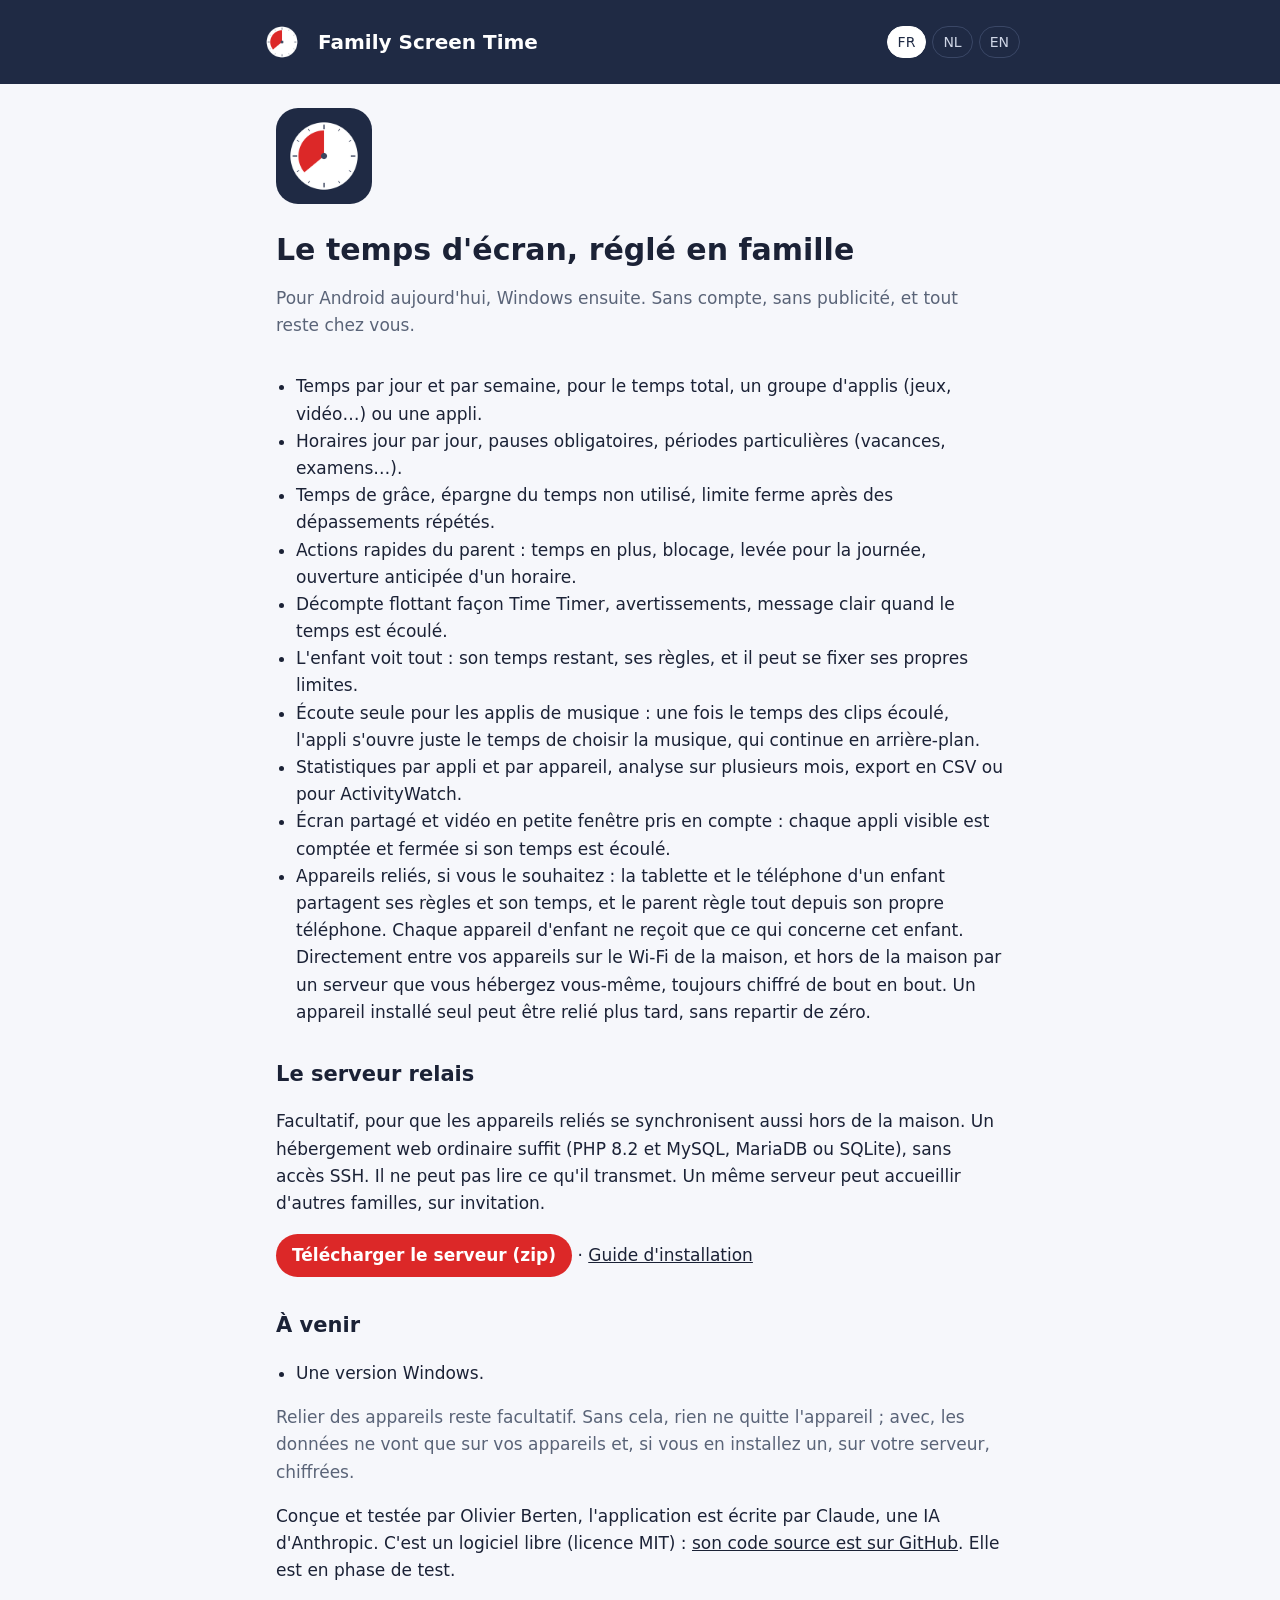
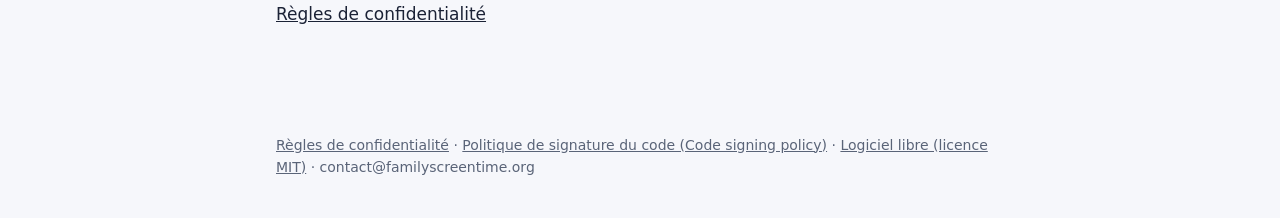
<file: site/index.html>
<!doctype html>
<html lang="fr">
<head>
<meta charset="utf-8">
<meta name="viewport" content="width=device-width, initial-scale=1">
<title>Family Screen Time — le temps d&#x27;écran en famille</title>
<meta name="description" content="Gestion du temps d&#x27;écran pour les familles : limites, horaires, pauses, sans compte ni serveur obligatoire.">
<link rel="alternate" hreflang="fr" href="https://familyscreentime.org/index.html"><link rel="alternate" hreflang="nl" href="https://familyscreentime.org/nl.html"><link rel="alternate" hreflang="en" href="https://familyscreentime.org/en.html">
<link rel="icon" href="favicon.png">
<link rel="apple-touch-icon" href="apple-touch-icon.png">
<link rel="stylesheet" href="style.css">
</head>
<body>
<header><div class="wrap">
<img src="icon.png" alt=""><a class="home" href="index.html">Family Screen Time</a>
<nav class="lang" aria-label="Language"><a href="index.html" hreflang="fr" aria-current="true">FR</a><a href="nl.html" hreflang="nl">NL</a><a href="en.html" hreflang="en">EN</a></nav>
</div></header>
<main class="wrap">

<div class="hero"><img src="icon.png" alt=""><div>
<h1>Le temps d'écran, réglé en famille</h1>
<p class="muted">Pour Android aujourd'hui, Windows ensuite. Sans compte, sans publicité, et tout reste chez vous.</p>
</div></div>
<ul class="features">
<li>Temps par jour et par semaine, pour le temps total, un groupe d'applis (jeux, vidéo…) ou une appli.</li>
<li>Horaires jour par jour, pauses obligatoires, périodes particulières (vacances, examens…).</li>
<li>Temps de grâce, épargne du temps non utilisé, limite ferme après des dépassements répétés.</li>
<li>Actions rapides du parent : temps en plus, blocage, levée pour la journée, ouverture anticipée d'un horaire.</li>
<li>Décompte flottant façon Time Timer, avertissements, message clair quand le temps est écoulé.</li>
<li>L'enfant voit tout : son temps restant, ses règles, et il peut se fixer ses propres limites.</li>
<li>Écoute seule pour les applis de musique : une fois le temps des clips écoulé, l'appli s'ouvre juste le temps de choisir la musique, qui continue en arrière-plan.</li>
<li>Statistiques par appli et par appareil, analyse sur plusieurs mois, export en CSV ou pour ActivityWatch.</li>
<li>Écran partagé et vidéo en petite fenêtre pris en compte : chaque appli visible est comptée et fermée si son temps est écoulé.</li>
<li>Appareils reliés, si vous le souhaitez : la tablette et le téléphone d'un enfant partagent ses règles et son temps, et le parent règle tout depuis son propre téléphone. Chaque appareil d'enfant ne reçoit que ce qui concerne cet enfant. Directement entre vos appareils sur le Wi-Fi de la maison, et hors de la maison par un serveur que vous hébergez vous-même, toujours chiffré de bout en bout. Un appareil installé seul peut être relié plus tard, sans repartir de zéro.</li>
</ul>
<h2>Le serveur relais</h2>
<p>Facultatif, pour que les appareils reliés se synchronisent aussi hors de la maison. Un hébergement web ordinaire suffit (PHP 8.2 et MySQL, MariaDB ou SQLite), sans accès SSH. Il ne peut pas lire ce qu'il transmet. Un même serveur peut accueillir d'autres familles, sur invitation.</p>
<p><a class="button" href="familyscreentime-server.zip">Télécharger le serveur (zip)</a> · <a href="https://github.com/familyscreentime/familyscreentime/blob/main/server/INSTALL.fr.md">Guide d'installation</a></p>
<h2>À venir</h2>
<ul class="features">
<li>Une version Windows.</li>
</ul>
<p class="muted">Relier des appareils reste facultatif. Sans cela, rien ne quitte l'appareil ; avec, les données ne vont que sur vos appareils et, si vous en installez un, sur votre serveur, chiffrées.</p>
<p>Conçue et testée par Olivier Berten, l'application est écrite par Claude, une IA d'Anthropic. C'est un logiciel libre (licence MIT) : <a href="https://github.com/familyscreentime/familyscreentime">son code source est sur GitHub</a>. Elle est en phase de test.</p>
<p><a href="confidentialite.html">Règles de confidentialité</a></p>

</main>
<footer class="wrap"><a href="confidentialite.html">Règles de confidentialité</a> · <a href="https://github.com/familyscreentime/familyscreentime/blob/main/CODE_SIGNING.md">Politique de signature du code (Code signing policy)</a> · <a href="https://github.com/familyscreentime/familyscreentime">Logiciel libre (licence MIT)</a> · contact@familyscreentime.org</footer>
</body>
</html>
</file>
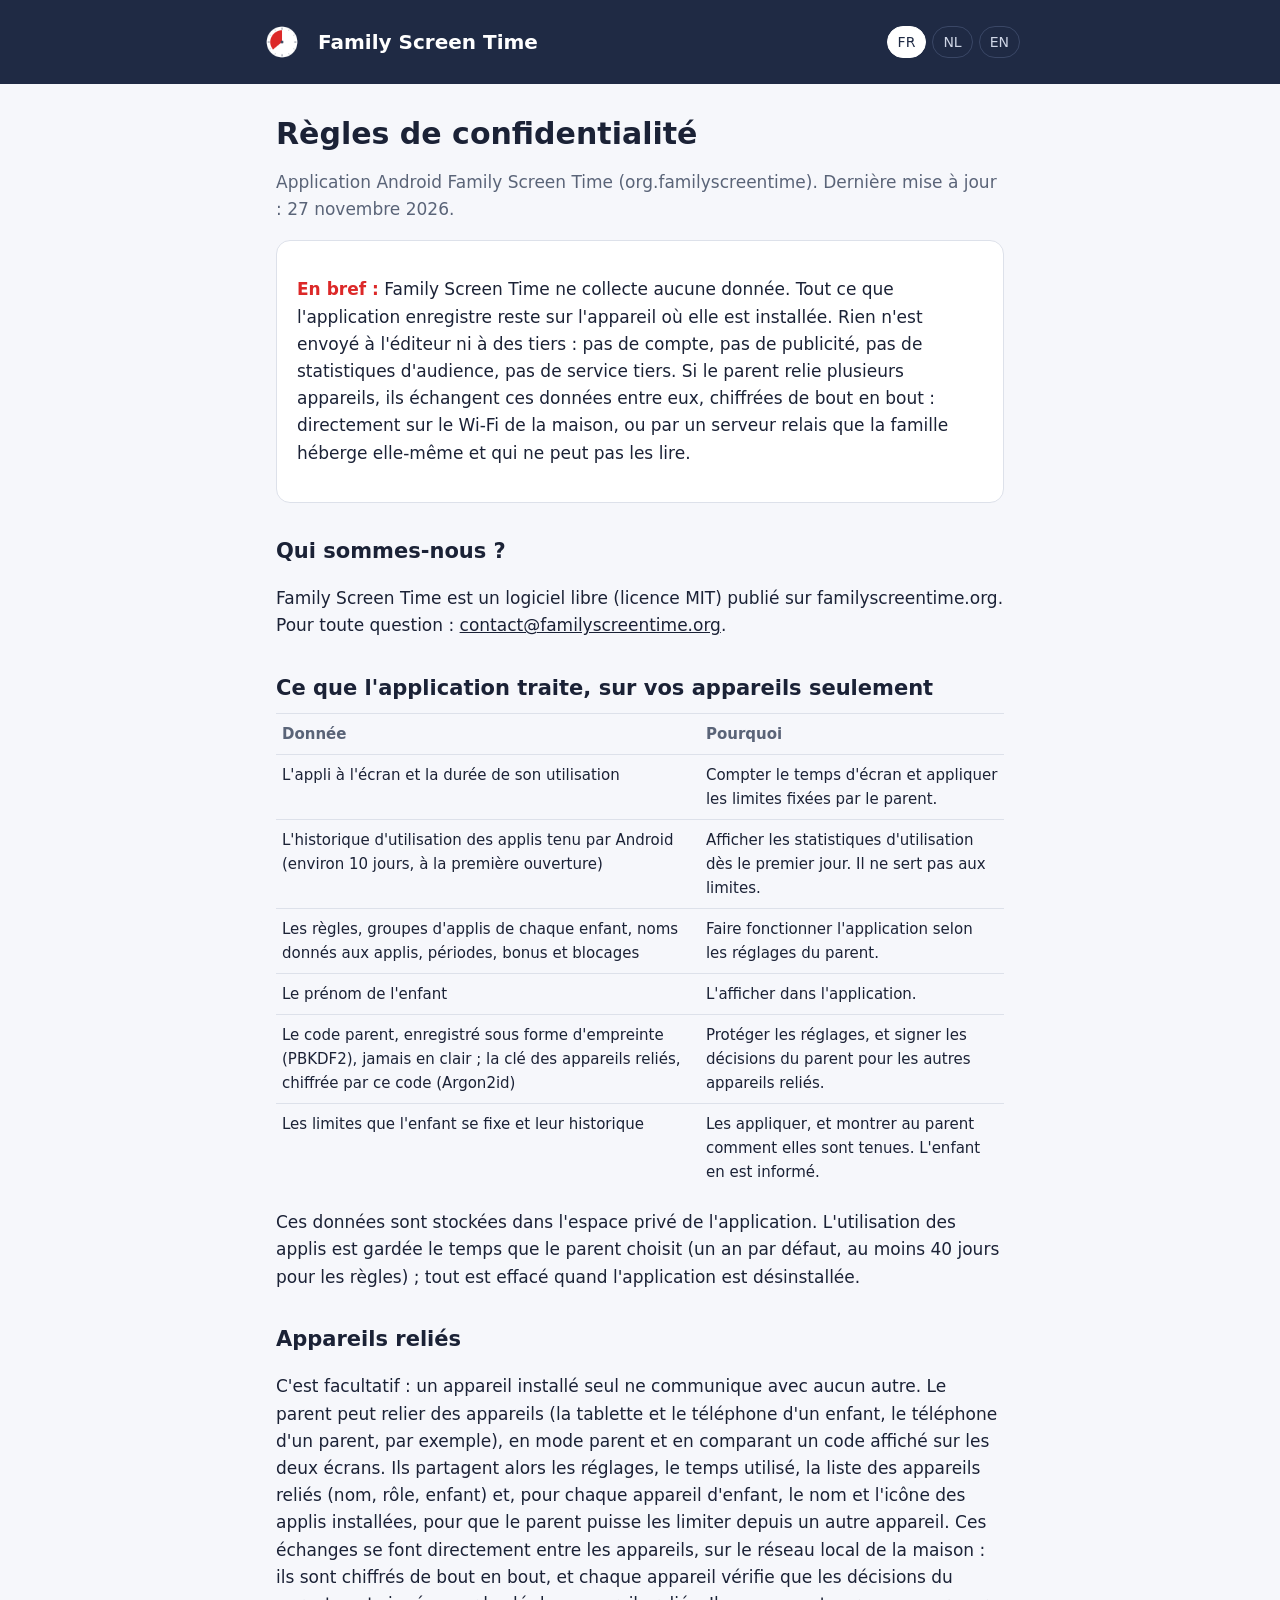
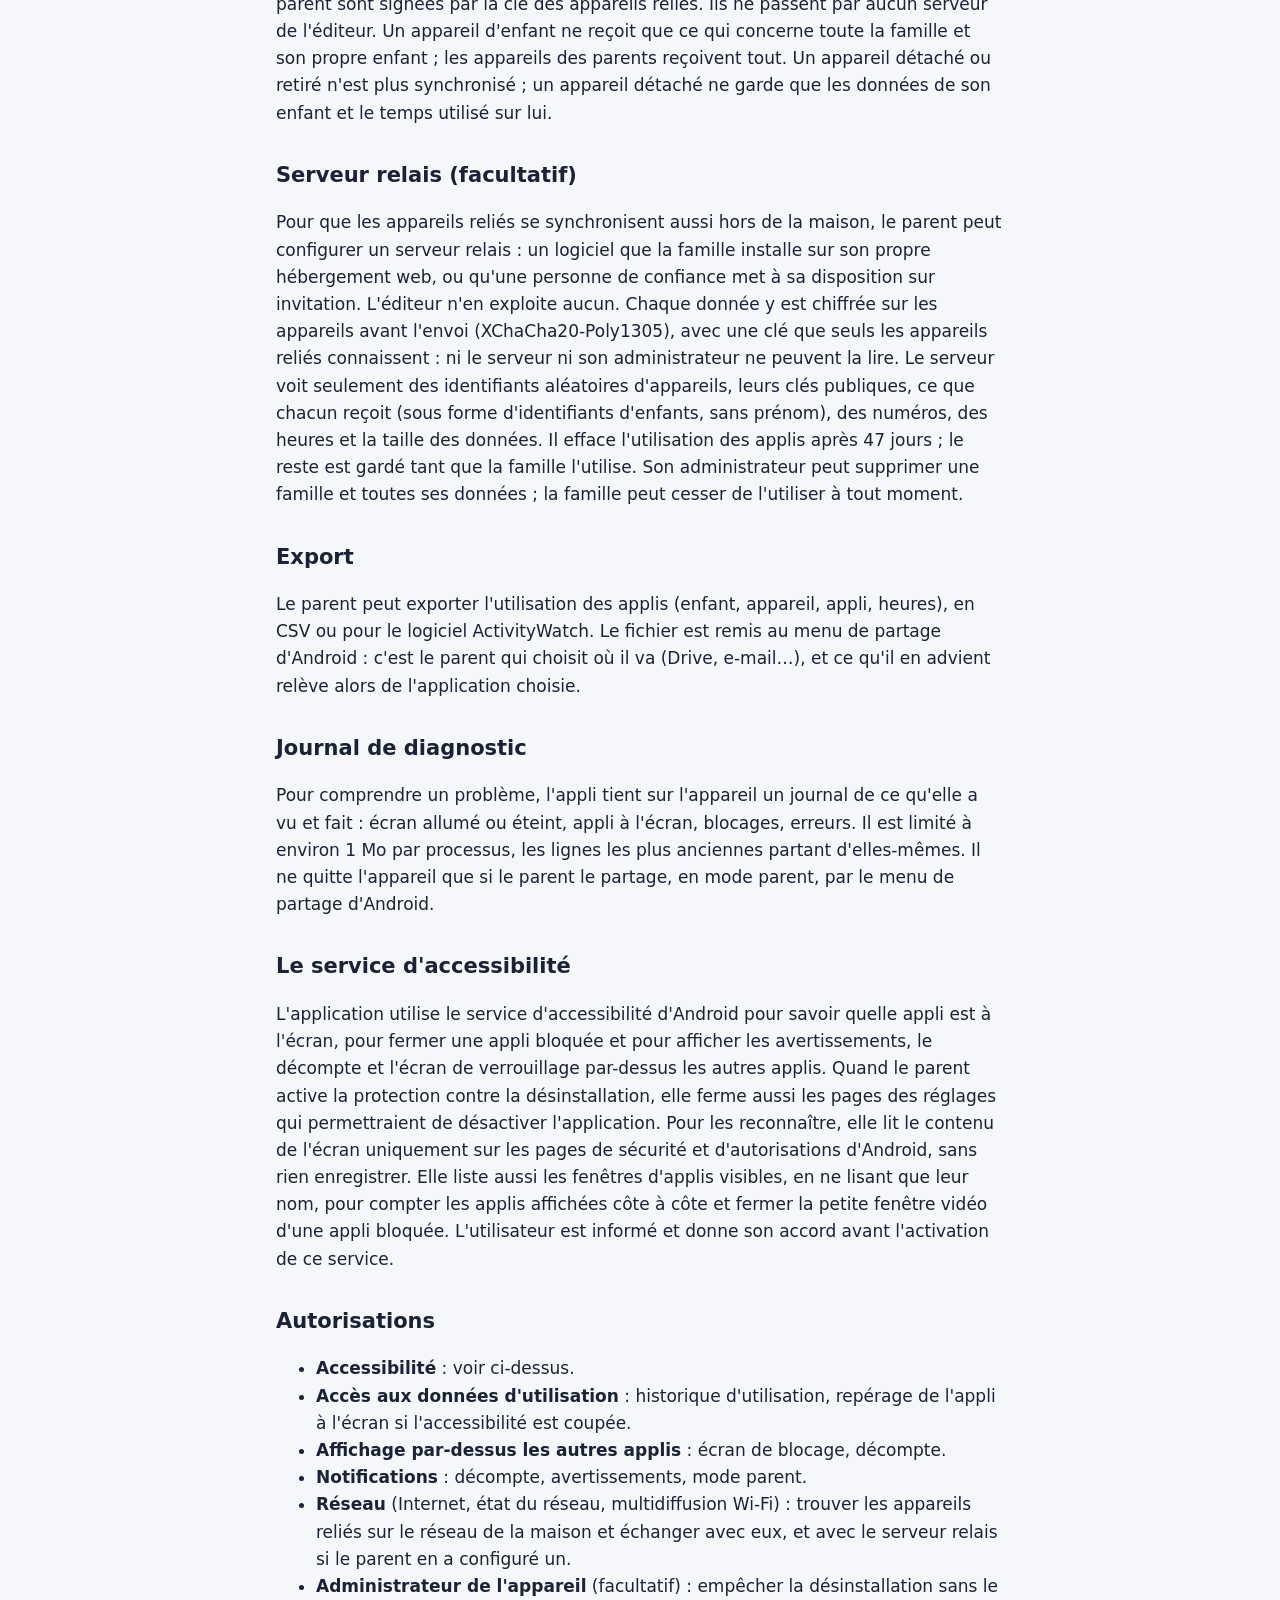
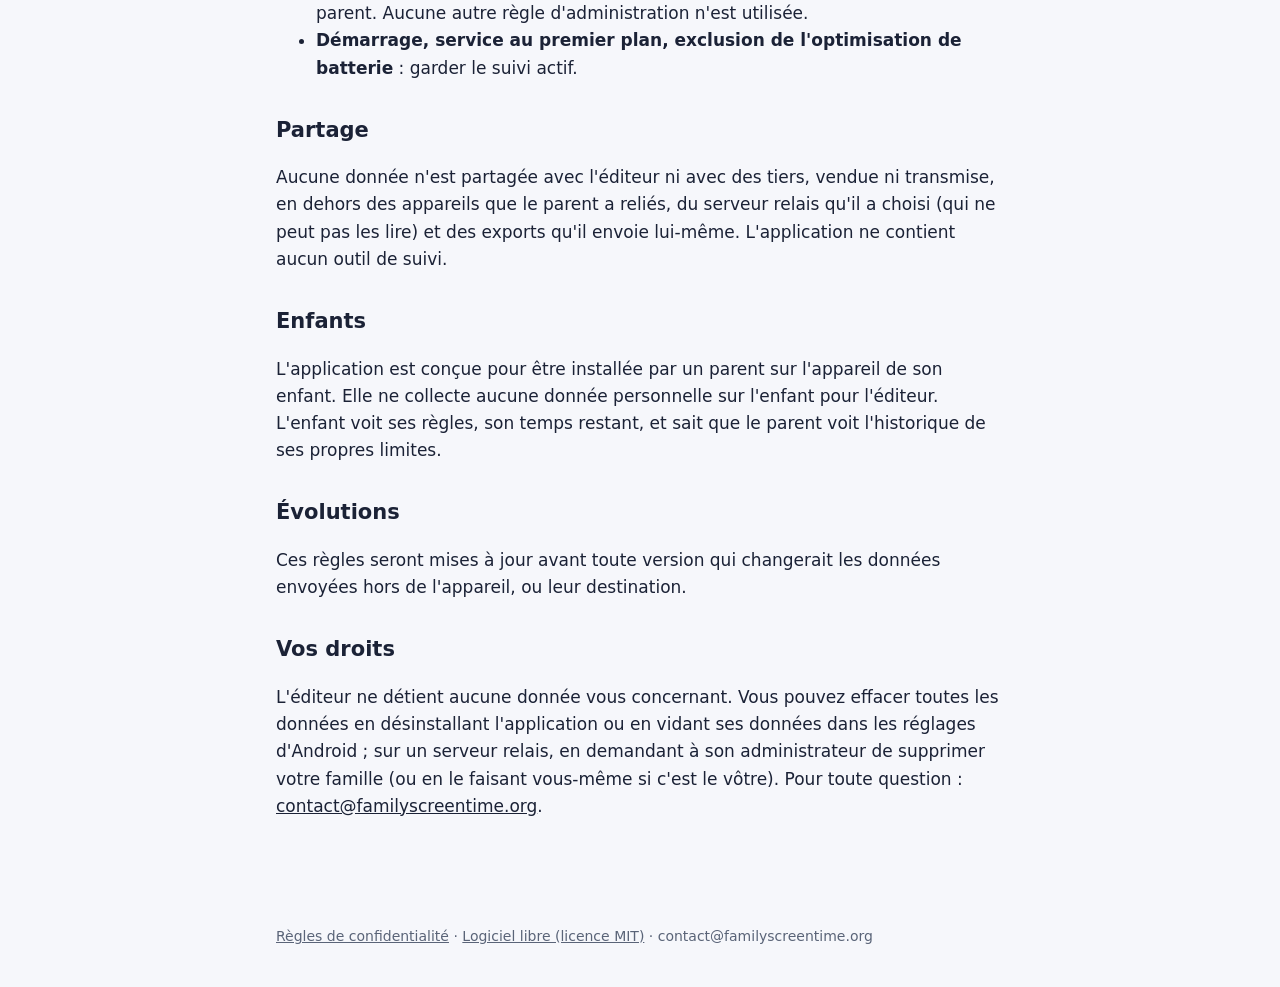
<file: site/confidentialite.html>
<!doctype html>
<html lang="fr">
<head>
<meta charset="utf-8">
<meta name="viewport" content="width=device-width, initial-scale=1">
<title>Règles de confidentialité — Family Screen Time</title>
<meta name="description" content="Règles de confidentialité — Family Screen Time">
<link rel="alternate" hreflang="fr" href="https://familyscreentime.org/confidentialite.html"><link rel="alternate" hreflang="nl" href="https://familyscreentime.org/privacybeleid.html"><link rel="alternate" hreflang="en" href="https://familyscreentime.org/privacy.html">
<link rel="icon" href="favicon.png">
<link rel="apple-touch-icon" href="apple-touch-icon.png">
<link rel="stylesheet" href="style.css">
</head>
<body>
<header><div class="wrap">
<img src="icon.png" alt=""><a class="home" href="index.html">Family Screen Time</a>
<nav class="lang" aria-label="Language"><a href="confidentialite.html" hreflang="fr" aria-current="true">FR</a><a href="privacybeleid.html" hreflang="nl">NL</a><a href="privacy.html" hreflang="en">EN</a></nav>
</div></header>
<main class="wrap">

<h1>Règles de confidentialité</h1>
<p class="muted">Application Android Family Screen Time (org.familyscreentime). Dernière mise à jour : 27 novembre 2026.</p>
<div class="card"><p><strong>En bref :</strong> Family Screen Time ne collecte aucune donnée. Tout ce que l'application enregistre reste sur l'appareil où elle est installée. Rien n'est envoyé à l'éditeur ni à des tiers : pas de compte, pas de publicité, pas de statistiques d'audience, pas de service tiers. Si le parent relie plusieurs appareils, ils échangent ces données entre eux, chiffrées de bout en bout : directement sur le Wi-Fi de la maison, ou par un serveur relais que la famille héberge elle-même et qui ne peut pas les lire.</p></div>

<h2>Qui sommes-nous ?</h2>
<p>Family Screen Time est un logiciel libre (licence MIT) publié sur familyscreentime.org. Pour toute question : <a href="mailto:contact@familyscreentime.org">contact@familyscreentime.org</a>.</p>

<h2>Ce que l'application traite, sur vos appareils seulement</h2>
<table>
<tr><th>Donnée</th><th>Pourquoi</th></tr>
<tr><td>L'appli à l'écran et la durée de son utilisation</td><td>Compter le temps d'écran et appliquer les limites fixées par le parent.</td></tr>
<tr><td>L'historique d'utilisation des applis tenu par Android (environ 10 jours, à la première ouverture)</td><td>Afficher les statistiques d'utilisation dès le premier jour. Il ne sert pas aux limites.</td></tr>
<tr><td>Les règles, groupes d'applis de chaque enfant, noms donnés aux applis, périodes, bonus et blocages</td><td>Faire fonctionner l'application selon les réglages du parent.</td></tr>
<tr><td>Le prénom de l'enfant</td><td>L'afficher dans l'application.</td></tr>
<tr><td>Le code parent, enregistré sous forme d'empreinte (PBKDF2), jamais en clair ; la clé des appareils reliés, chiffrée par ce code (Argon2id)</td><td>Protéger les réglages, et signer les décisions du parent pour les autres appareils reliés.</td></tr>
<tr><td>Les limites que l'enfant se fixe et leur historique</td><td>Les appliquer, et montrer au parent comment elles sont tenues. L'enfant en est informé.</td></tr>
</table>
<p>Ces données sont stockées dans l'espace privé de l'application. L'utilisation des applis est gardée le temps que le parent choisit (un an par défaut, au moins 40 jours pour les règles) ; tout est effacé quand l'application est désinstallée.</p>

<h2>Appareils reliés</h2>
<p>C'est facultatif : un appareil installé seul ne communique avec aucun autre. Le parent peut relier des appareils (la tablette et le téléphone d'un enfant, le téléphone d'un parent, par exemple), en mode parent et en comparant un code affiché sur les deux écrans. Ils partagent alors les réglages, le temps utilisé, la liste des appareils reliés (nom, rôle, enfant) et, pour chaque appareil d'enfant, le nom et l'icône des applis installées, pour que le parent puisse les limiter depuis un autre appareil. Ces échanges se font directement entre les appareils, sur le réseau local de la maison : ils sont chiffrés de bout en bout, et chaque appareil vérifie que les décisions du parent sont signées par la clé des appareils reliés. Ils ne passent par aucun serveur de l'éditeur. Un appareil d'enfant ne reçoit que ce qui concerne toute la famille et son propre enfant ; les appareils des parents reçoivent tout. Un appareil détaché ou retiré n'est plus synchronisé ; un appareil détaché ne garde que les données de son enfant et le temps utilisé sur lui.</p>

<h2>Serveur relais (facultatif)</h2>
<p>Pour que les appareils reliés se synchronisent aussi hors de la maison, le parent peut configurer un serveur relais : un logiciel que la famille installe sur son propre hébergement web, ou qu'une personne de confiance met à sa disposition sur invitation. L'éditeur n'en exploite aucun. Chaque donnée y est chiffrée sur les appareils avant l'envoi (XChaCha20-Poly1305), avec une clé que seuls les appareils reliés connaissent : ni le serveur ni son administrateur ne peuvent la lire. Le serveur voit seulement des identifiants aléatoires d'appareils, leurs clés publiques, ce que chacun reçoit (sous forme d'identifiants d'enfants, sans prénom), des numéros, des heures et la taille des données. Il efface l'utilisation des applis après 47 jours ; le reste est gardé tant que la famille l'utilise. Son administrateur peut supprimer une famille et toutes ses données ; la famille peut cesser de l'utiliser à tout moment.</p>

<h2>Export</h2>
<p>Le parent peut exporter l'utilisation des applis (enfant, appareil, appli, heures), en CSV ou pour le logiciel ActivityWatch. Le fichier est remis au menu de partage d'Android : c'est le parent qui choisit où il va (Drive, e-mail…), et ce qu'il en advient relève alors de l'application choisie.</p>

<h2>Journal de diagnostic</h2>
<p>Pour comprendre un problème, l'appli tient sur l'appareil un journal de ce qu'elle a vu et fait : écran allumé ou éteint, appli à l'écran, blocages, erreurs. Il est limité à environ 1 Mo par processus, les lignes les plus anciennes partant d'elles-mêmes. Il ne quitte l'appareil que si le parent le partage, en mode parent, par le menu de partage d'Android.</p>

<h2>Le service d'accessibilité</h2>
<p>L'application utilise le service d'accessibilité d'Android pour savoir quelle appli est à l'écran, pour fermer une appli bloquée et pour afficher les avertissements, le décompte et l'écran de verrouillage par-dessus les autres applis. Quand le parent active la protection contre la désinstallation, elle ferme aussi les pages des réglages qui permettraient de désactiver l'application. Pour les reconnaître, elle lit le contenu de l'écran uniquement sur les pages de sécurité et d'autorisations d'Android, sans rien enregistrer. Elle liste aussi les fenêtres d'applis visibles, en ne lisant que leur nom, pour compter les applis affichées côte à côte et fermer la petite fenêtre vidéo d'une appli bloquée. L'utilisateur est informé et donne son accord avant l'activation de ce service.</p>

<h2>Autorisations</h2>
<ul>
<li><b>Accessibilité</b> : voir ci-dessus.</li>
<li><b>Accès aux données d'utilisation</b> : historique d'utilisation, repérage de l'appli à l'écran si l'accessibilité est coupée.</li>
<li><b>Affichage par-dessus les autres applis</b> : écran de blocage, décompte.</li>
<li><b>Notifications</b> : décompte, avertissements, mode parent.</li>
<li><b>Réseau</b> (Internet, état du réseau, multidiffusion Wi-Fi) : trouver les appareils reliés sur le réseau de la maison et échanger avec eux, et avec le serveur relais si le parent en a configuré un.</li>
<li><b>Administrateur de l'appareil</b> (facultatif) : empêcher la désinstallation sans le parent. Aucune autre règle d'administration n'est utilisée.</li>
<li><b>Démarrage, service au premier plan, exclusion de l'optimisation de batterie</b> : garder le suivi actif.</li>
</ul>

<h2>Partage</h2>
<p>Aucune donnée n'est partagée avec l'éditeur ni avec des tiers, vendue ni transmise, en dehors des appareils que le parent a reliés, du serveur relais qu'il a choisi (qui ne peut pas les lire) et des exports qu'il envoie lui-même. L'application ne contient aucun outil de suivi.</p>

<h2>Enfants</h2>
<p>L'application est conçue pour être installée par un parent sur l'appareil de son enfant. Elle ne collecte aucune donnée personnelle sur l'enfant pour l'éditeur. L'enfant voit ses règles, son temps restant, et sait que le parent voit l'historique de ses propres limites.</p>

<h2>Évolutions</h2>
<p>Ces règles seront mises à jour avant toute version qui changerait les données envoyées hors de l'appareil, ou leur destination.</p>

<h2>Vos droits</h2>
<p>L'éditeur ne détient aucune donnée vous concernant. Vous pouvez effacer toutes les données en désinstallant l'application ou en vidant ses données dans les réglages d'Android ; sur un serveur relais, en demandant à son administrateur de supprimer votre famille (ou en le faisant vous-même si c'est le vôtre). Pour toute question : <a href="mailto:contact@familyscreentime.org">contact@familyscreentime.org</a>.</p>

</main>
<footer class="wrap"><a href="confidentialite.html">Règles de confidentialité</a> · <a href="https://github.com/familyscreentime/familyscreentime">Logiciel libre (licence MIT)</a> · contact@familyscreentime.org</footer>
</body>
</html>
</file>
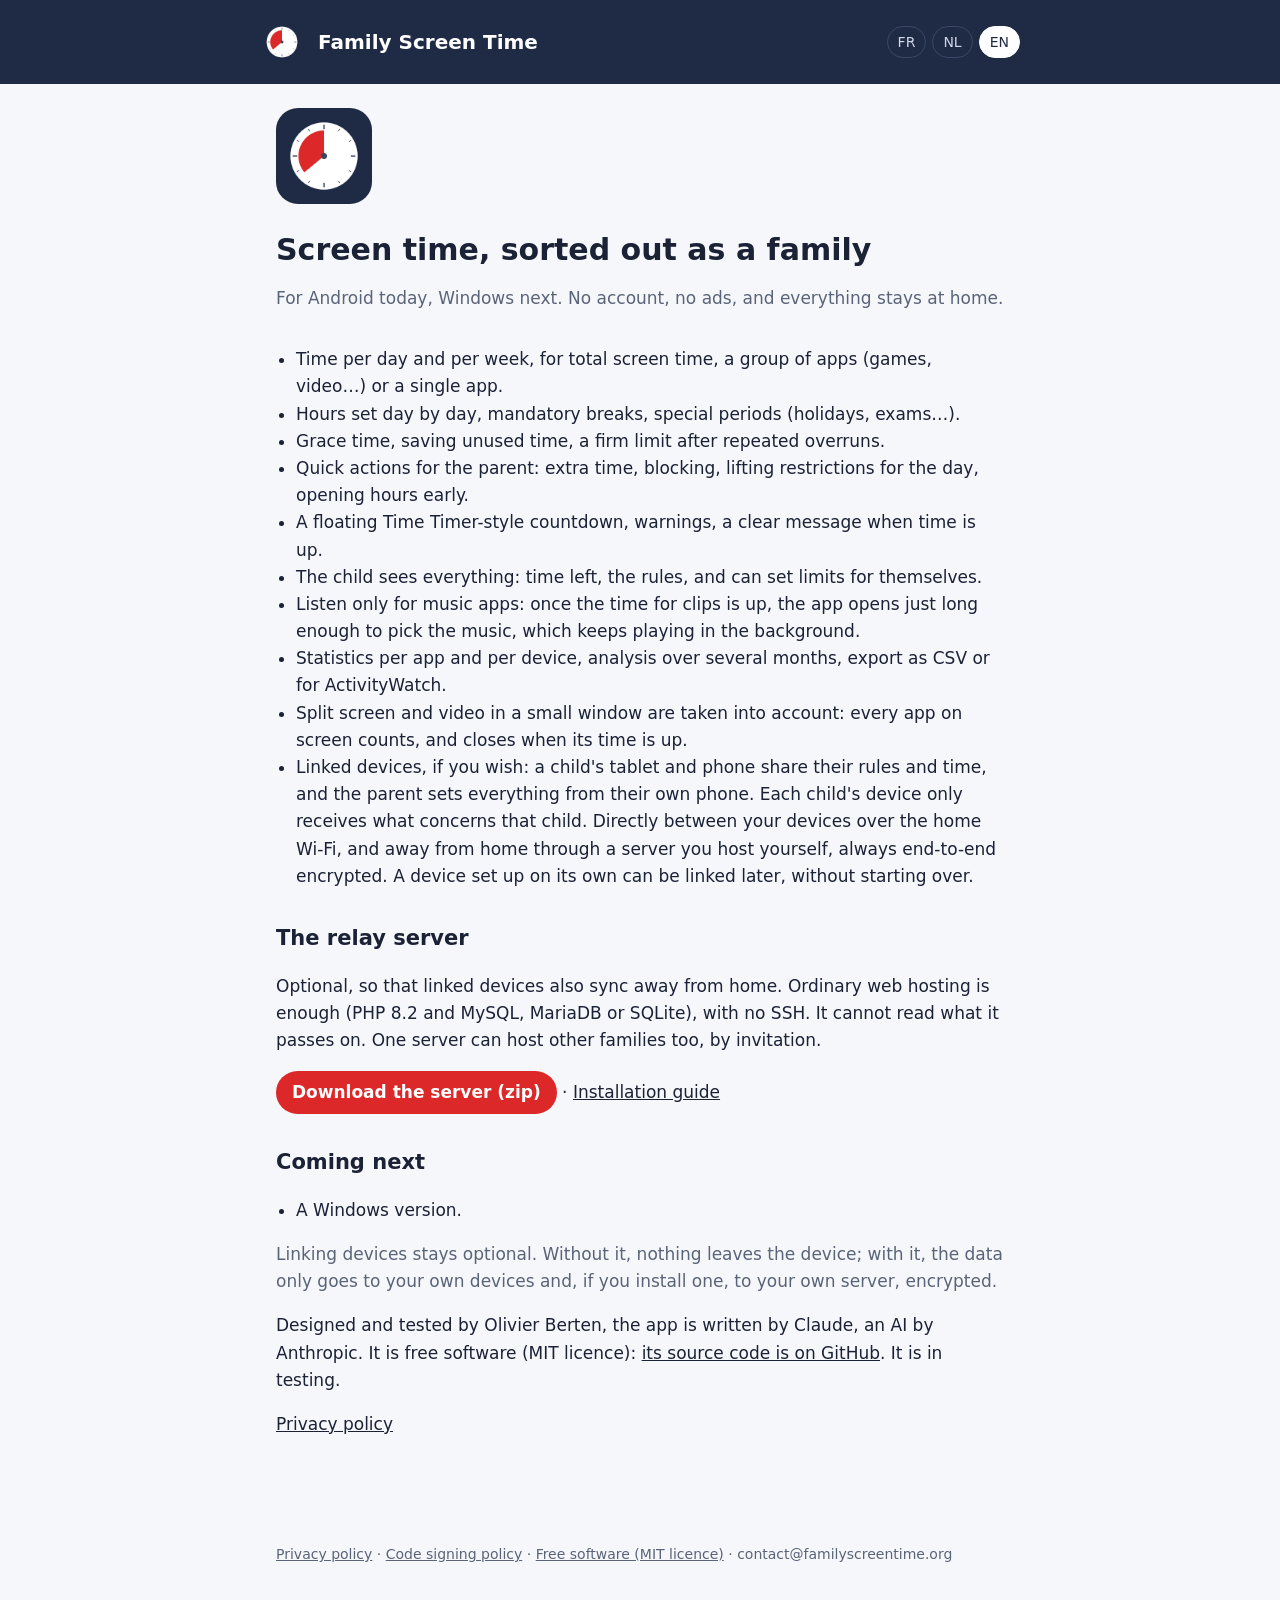
<file: site/en.html>
<!doctype html>
<html lang="en">
<head>
<meta charset="utf-8">
<meta name="viewport" content="width=device-width, initial-scale=1">
<title>Family Screen Time — screen time, as a family</title>
<meta name="description" content="Screen time management for families: limits, hours, breaks, with no account or server required.">
<link rel="alternate" hreflang="fr" href="https://familyscreentime.org/index.html"><link rel="alternate" hreflang="nl" href="https://familyscreentime.org/nl.html"><link rel="alternate" hreflang="en" href="https://familyscreentime.org/en.html">
<link rel="icon" href="favicon.png">
<link rel="apple-touch-icon" href="apple-touch-icon.png">
<link rel="stylesheet" href="style.css">
</head>
<body>
<header><div class="wrap">
<img src="icon.png" alt=""><a class="home" href="en.html">Family Screen Time</a>
<nav class="lang" aria-label="Language"><a href="index.html" hreflang="fr">FR</a><a href="nl.html" hreflang="nl">NL</a><a href="en.html" hreflang="en" aria-current="true">EN</a></nav>
</div></header>
<main class="wrap">

<div class="hero"><img src="icon.png" alt=""><div>
<h1>Screen time, sorted out as a family</h1>
<p class="muted">For Android today, Windows next. No account, no ads, and everything stays at home.</p>
</div></div>
<ul class="features">
<li>Time per day and per week, for total screen time, a group of apps (games, video…) or a single app.</li>
<li>Hours set day by day, mandatory breaks, special periods (holidays, exams…).</li>
<li>Grace time, saving unused time, a firm limit after repeated overruns.</li>
<li>Quick actions for the parent: extra time, blocking, lifting restrictions for the day, opening hours early.</li>
<li>A floating Time Timer-style countdown, warnings, a clear message when time is up.</li>
<li>The child sees everything: time left, the rules, and can set limits for themselves.</li>
<li>Listen only for music apps: once the time for clips is up, the app opens just long enough to pick the music, which keeps playing in the background.</li>
<li>Statistics per app and per device, analysis over several months, export as CSV or for ActivityWatch.</li>
<li>Split screen and video in a small window are taken into account: every app on screen counts, and closes when its time is up.</li>
<li>Linked devices, if you wish: a child's tablet and phone share their rules and time, and the parent sets everything from their own phone. Each child's device only receives what concerns that child. Directly between your devices over the home Wi-Fi, and away from home through a server you host yourself, always end-to-end encrypted. A device set up on its own can be linked later, without starting over.</li>
</ul>
<h2>The relay server</h2>
<p>Optional, so that linked devices also sync away from home. Ordinary web hosting is enough (PHP 8.2 and MySQL, MariaDB or SQLite), with no SSH. It cannot read what it passes on. One server can host other families too, by invitation.</p>
<p><a class="button" href="familyscreentime-server.zip">Download the server (zip)</a> · <a href="https://github.com/familyscreentime/familyscreentime/blob/main/server/README.md">Installation guide</a></p>
<h2>Coming next</h2>
<ul class="features">
<li>A Windows version.</li>
</ul>
<p class="muted">Linking devices stays optional. Without it, nothing leaves the device; with it, the data only goes to your own devices and, if you install one, to your own server, encrypted.</p>
<p>Designed and tested by Olivier Berten, the app is written by Claude, an AI by Anthropic. It is free software (MIT licence): <a href="https://github.com/familyscreentime/familyscreentime">its source code is on GitHub</a>. It is in testing.</p>
<p><a href="privacy.html">Privacy policy</a></p>

</main>
<footer class="wrap"><a href="privacy.html">Privacy policy</a> · <a href="https://github.com/familyscreentime/familyscreentime/blob/main/CODE_SIGNING.md">Code signing policy</a> · <a href="https://github.com/familyscreentime/familyscreentime">Free software (MIT licence)</a> · contact@familyscreentime.org</footer>
</body>
</html>
</file>
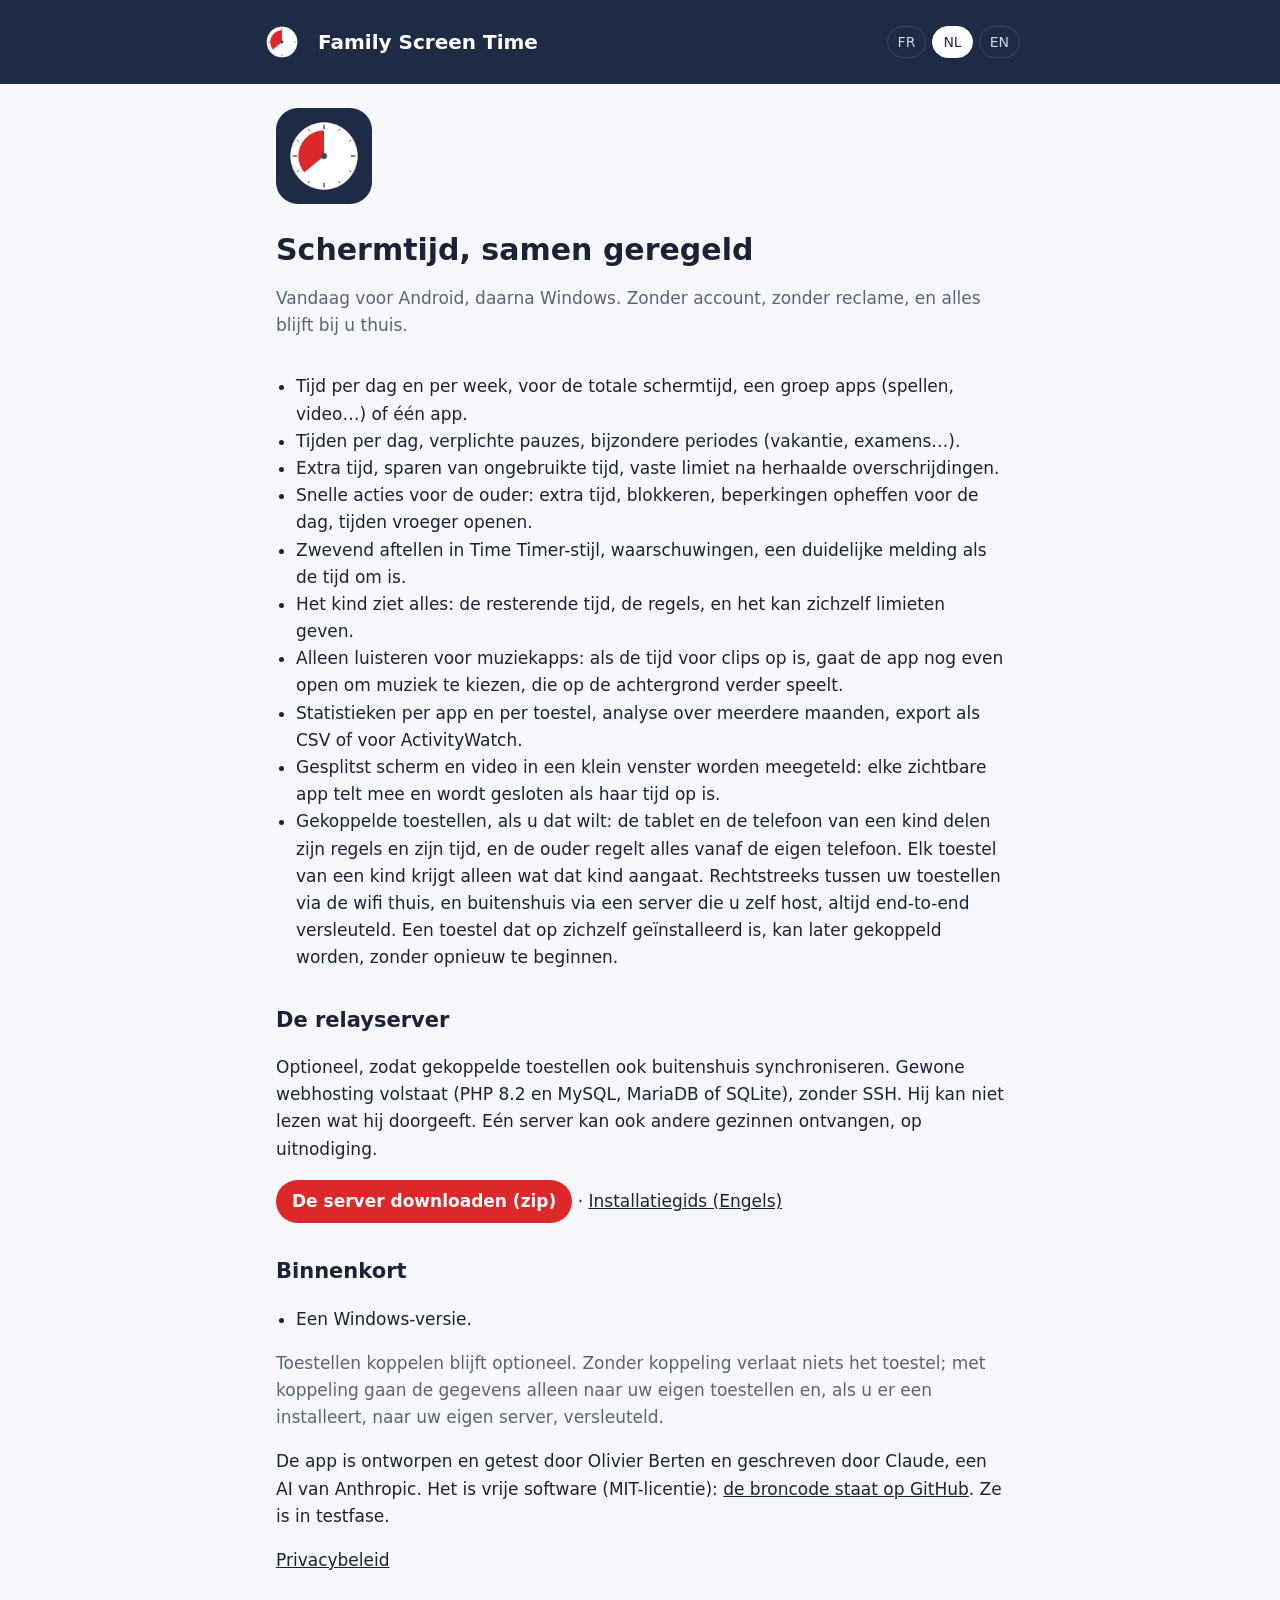
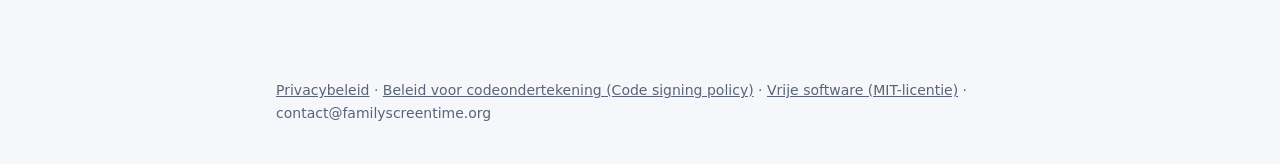
<file: site/nl.html>
<!doctype html>
<html lang="nl">
<head>
<meta charset="utf-8">
<meta name="viewport" content="width=device-width, initial-scale=1">
<title>Family Screen Time — schermtijd in het gezin</title>
<meta name="description" content="Schermtijdbeheer voor gezinnen: limieten, tijden, pauzes, zonder verplicht account of server.">
<link rel="alternate" hreflang="fr" href="https://familyscreentime.org/index.html"><link rel="alternate" hreflang="nl" href="https://familyscreentime.org/nl.html"><link rel="alternate" hreflang="en" href="https://familyscreentime.org/en.html">
<link rel="icon" href="favicon.png">
<link rel="apple-touch-icon" href="apple-touch-icon.png">
<link rel="stylesheet" href="style.css">
</head>
<body>
<header><div class="wrap">
<img src="icon.png" alt=""><a class="home" href="nl.html">Family Screen Time</a>
<nav class="lang" aria-label="Language"><a href="index.html" hreflang="fr">FR</a><a href="nl.html" hreflang="nl" aria-current="true">NL</a><a href="en.html" hreflang="en">EN</a></nav>
</div></header>
<main class="wrap">

<div class="hero"><img src="icon.png" alt=""><div>
<h1>Schermtijd, samen geregeld</h1>
<p class="muted">Vandaag voor Android, daarna Windows. Zonder account, zonder reclame, en alles blijft bij u thuis.</p>
</div></div>
<ul class="features">
<li>Tijd per dag en per week, voor de totale schermtijd, een groep apps (spellen, video…) of één app.</li>
<li>Tijden per dag, verplichte pauzes, bijzondere periodes (vakantie, examens…).</li>
<li>Extra tijd, sparen van ongebruikte tijd, vaste limiet na herhaalde overschrijdingen.</li>
<li>Snelle acties voor de ouder: extra tijd, blokkeren, beperkingen opheffen voor de dag, tijden vroeger openen.</li>
<li>Zwevend aftellen in Time Timer-stijl, waarschuwingen, een duidelijke melding als de tijd om is.</li>
<li>Het kind ziet alles: de resterende tijd, de regels, en het kan zichzelf limieten geven.</li>
<li>Alleen luisteren voor muziekapps: als de tijd voor clips op is, gaat de app nog even open om muziek te kiezen, die op de achtergrond verder speelt.</li>
<li>Statistieken per app en per toestel, analyse over meerdere maanden, export als CSV of voor ActivityWatch.</li>
<li>Gesplitst scherm en video in een klein venster worden meegeteld: elke zichtbare app telt mee en wordt gesloten als haar tijd op is.</li>
<li>Gekoppelde toestellen, als u dat wilt: de tablet en de telefoon van een kind delen zijn regels en zijn tijd, en de ouder regelt alles vanaf de eigen telefoon. Elk toestel van een kind krijgt alleen wat dat kind aangaat. Rechtstreeks tussen uw toestellen via de wifi thuis, en buitenshuis via een server die u zelf host, altijd end-to-end versleuteld. Een toestel dat op zichzelf geïnstalleerd is, kan later gekoppeld worden, zonder opnieuw te beginnen.</li>
</ul>
<h2>De relayserver</h2>
<p>Optioneel, zodat gekoppelde toestellen ook buitenshuis synchroniseren. Gewone webhosting volstaat (PHP 8.2 en MySQL, MariaDB of SQLite), zonder SSH. Hij kan niet lezen wat hij doorgeeft. Eén server kan ook andere gezinnen ontvangen, op uitnodiging.</p>
<p><a class="button" href="familyscreentime-server.zip">De server downloaden (zip)</a> · <a href="https://github.com/familyscreentime/familyscreentime/blob/main/server/README.md">Installatiegids (Engels)</a></p>
<h2>Binnenkort</h2>
<ul class="features">
<li>Een Windows-versie.</li>
</ul>
<p class="muted">Toestellen koppelen blijft optioneel. Zonder koppeling verlaat niets het toestel; met koppeling gaan de gegevens alleen naar uw eigen toestellen en, als u er een installeert, naar uw eigen server, versleuteld.</p>
<p>De app is ontworpen en getest door Olivier Berten en geschreven door Claude, een AI van Anthropic. Het is vrije software (MIT-licentie): <a href="https://github.com/familyscreentime/familyscreentime">de broncode staat op GitHub</a>. Ze is in testfase.</p>
<p><a href="privacybeleid.html">Privacybeleid</a></p>

</main>
<footer class="wrap"><a href="privacybeleid.html">Privacybeleid</a> · <a href="https://github.com/familyscreentime/familyscreentime/blob/main/CODE_SIGNING.md">Beleid voor codeondertekening (Code signing policy)</a> · <a href="https://github.com/familyscreentime/familyscreentime">Vrije software (MIT-licentie)</a> · contact@familyscreentime.org</footer>
</body>
</html>
</file>
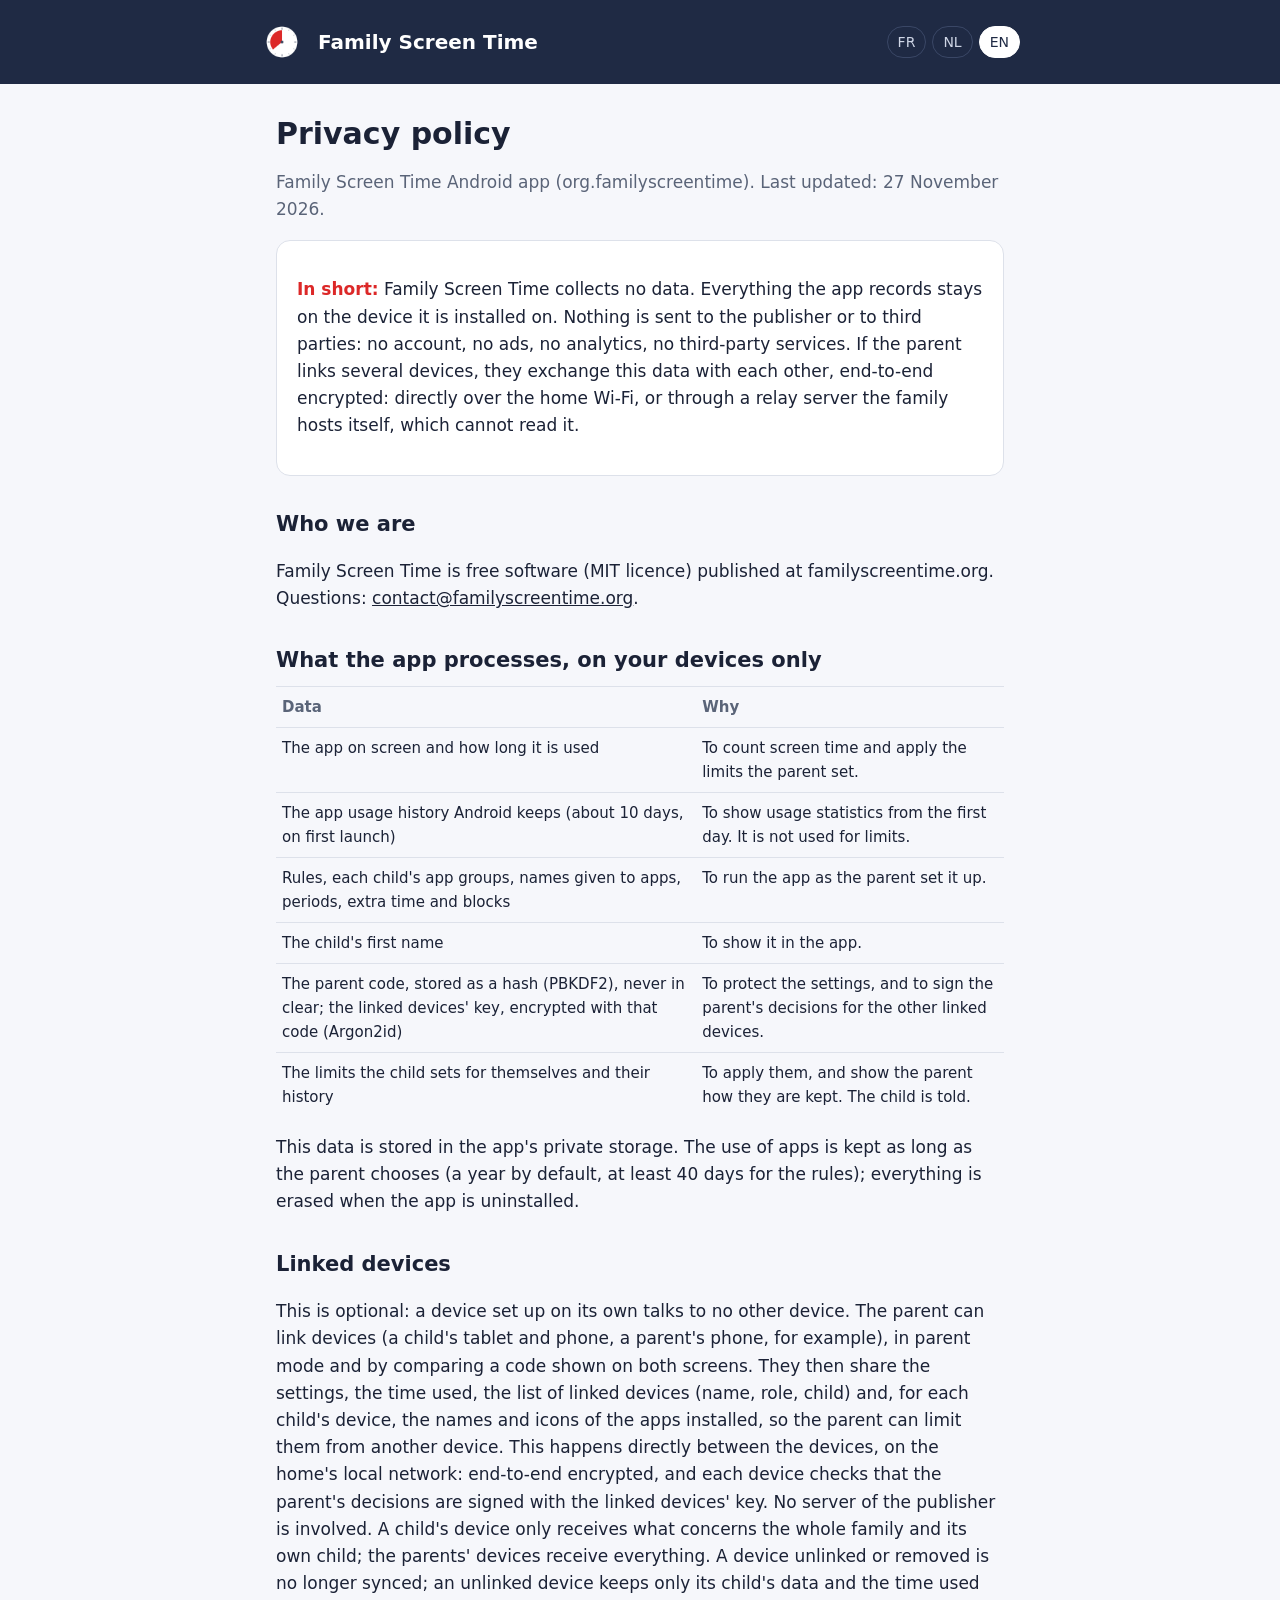
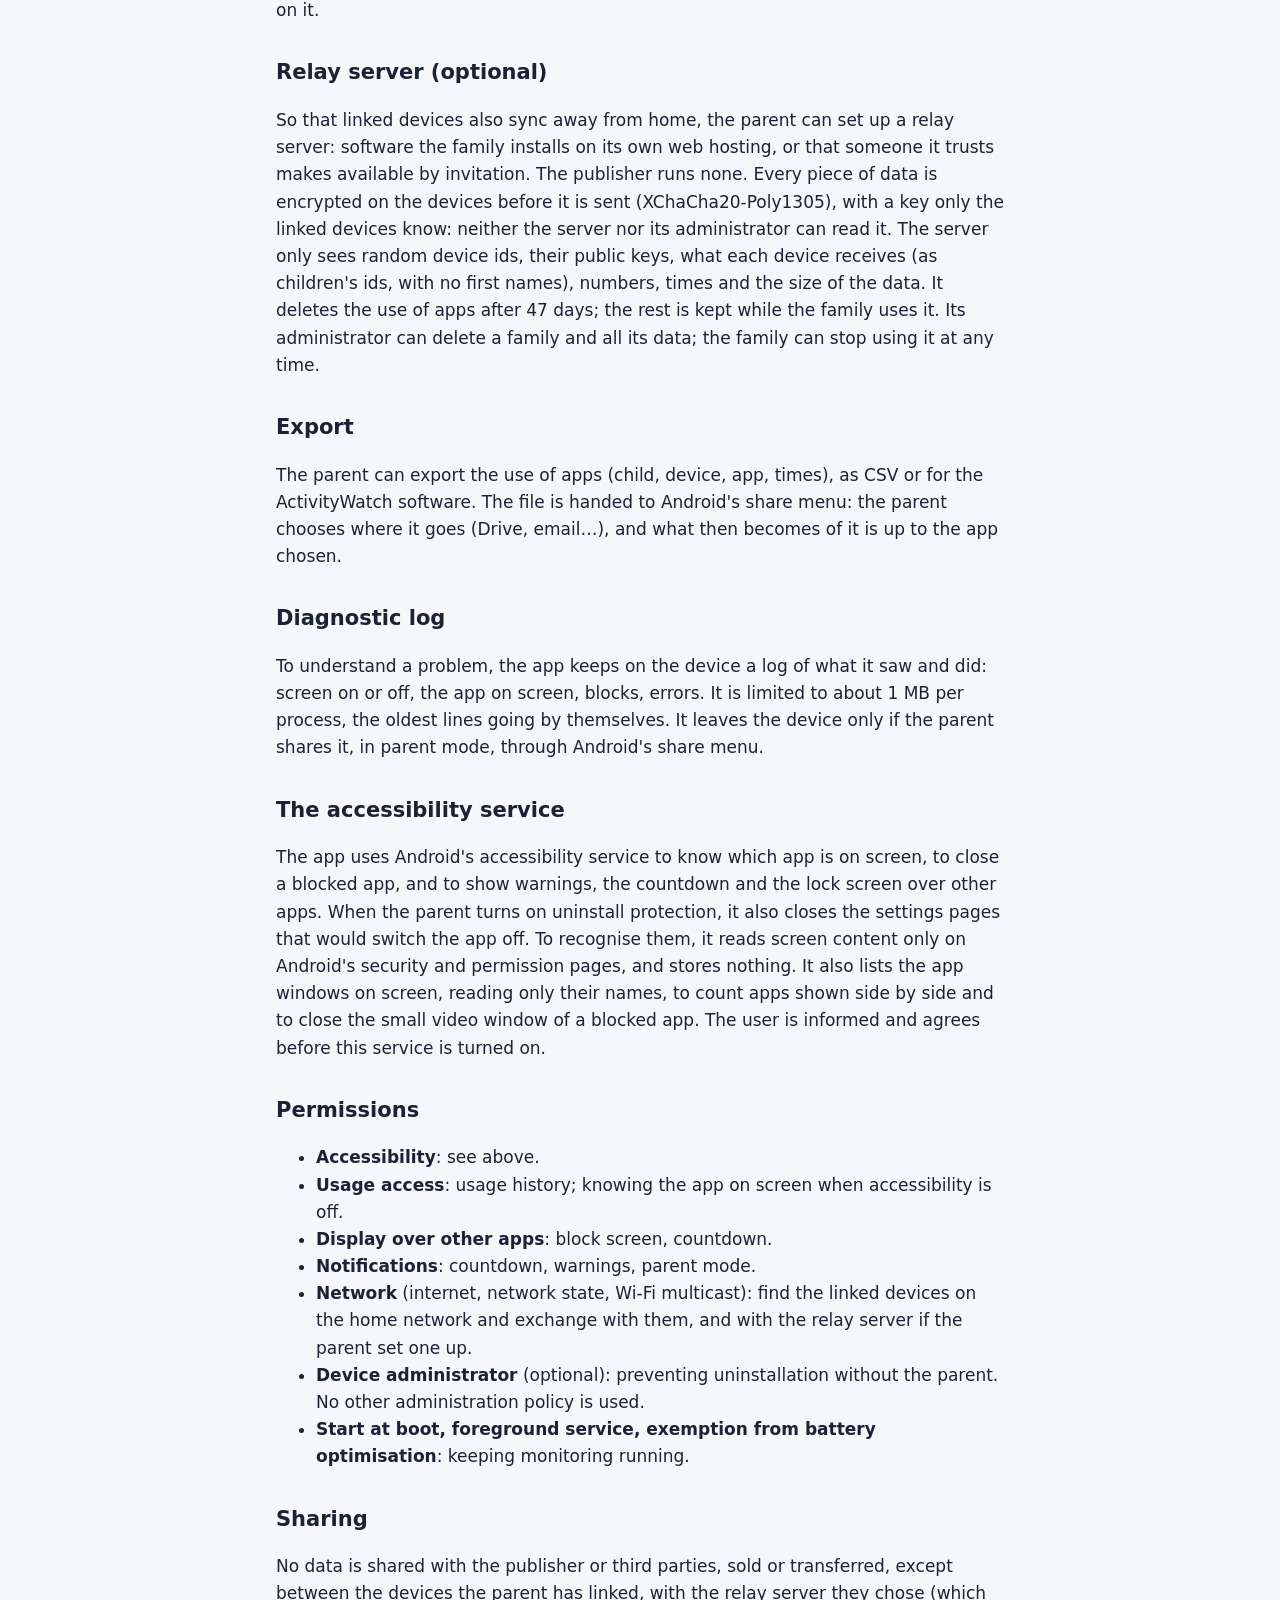
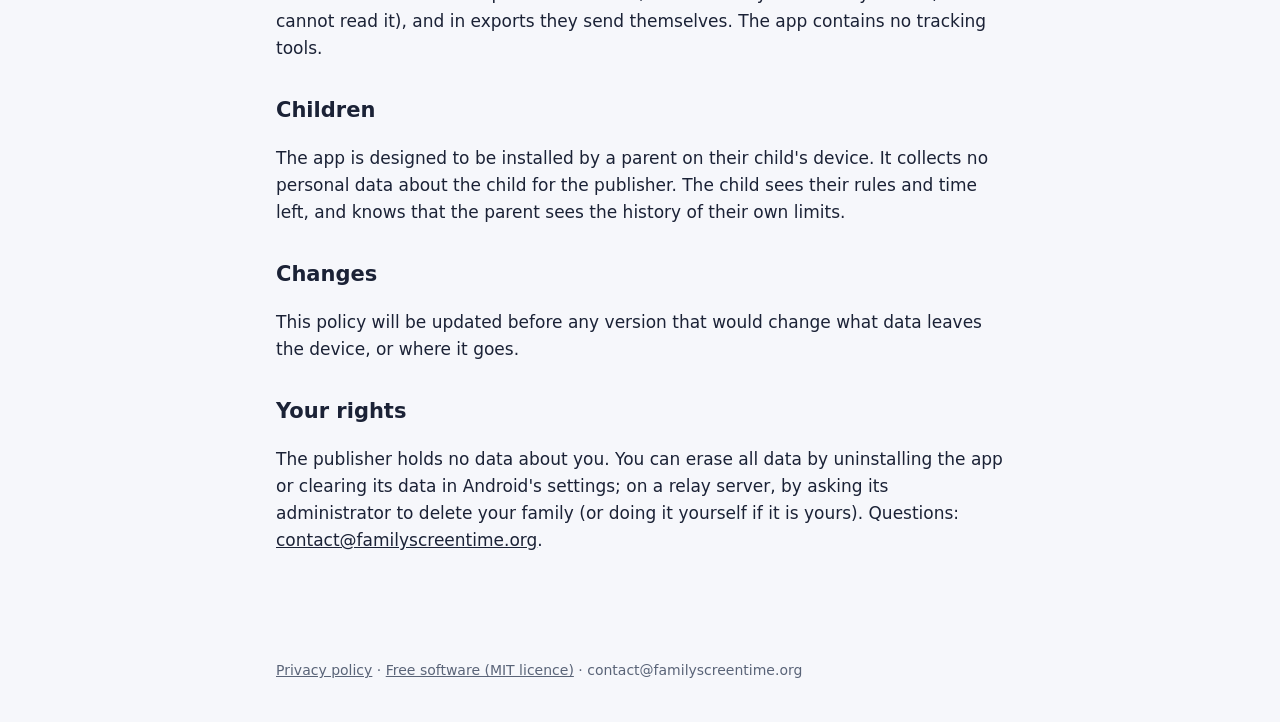
<file: site/privacy.html>
<!doctype html>
<html lang="en">
<head>
<meta charset="utf-8">
<meta name="viewport" content="width=device-width, initial-scale=1">
<title>Privacy policy — Family Screen Time</title>
<meta name="description" content="Privacy policy — Family Screen Time">
<link rel="alternate" hreflang="fr" href="https://familyscreentime.org/confidentialite.html"><link rel="alternate" hreflang="nl" href="https://familyscreentime.org/privacybeleid.html"><link rel="alternate" hreflang="en" href="https://familyscreentime.org/privacy.html">
<link rel="icon" href="favicon.png">
<link rel="apple-touch-icon" href="apple-touch-icon.png">
<link rel="stylesheet" href="style.css">
</head>
<body>
<header><div class="wrap">
<img src="icon.png" alt=""><a class="home" href="en.html">Family Screen Time</a>
<nav class="lang" aria-label="Language"><a href="confidentialite.html" hreflang="fr">FR</a><a href="privacybeleid.html" hreflang="nl">NL</a><a href="privacy.html" hreflang="en" aria-current="true">EN</a></nav>
</div></header>
<main class="wrap">

<h1>Privacy policy</h1>
<p class="muted">Family Screen Time Android app (org.familyscreentime). Last updated: 27 November 2026.</p>
<div class="card"><p><strong>In short:</strong> Family Screen Time collects no data. Everything the app records stays on the device it is installed on. Nothing is sent to the publisher or to third parties: no account, no ads, no analytics, no third-party services. If the parent links several devices, they exchange this data with each other, end-to-end encrypted: directly over the home Wi-Fi, or through a relay server the family hosts itself, which cannot read it.</p></div>

<h2>Who we are</h2>
<p>Family Screen Time is free software (MIT licence) published at familyscreentime.org. Questions: <a href="mailto:contact@familyscreentime.org">contact@familyscreentime.org</a>.</p>

<h2>What the app processes, on your devices only</h2>
<table>
<tr><th>Data</th><th>Why</th></tr>
<tr><td>The app on screen and how long it is used</td><td>To count screen time and apply the limits the parent set.</td></tr>
<tr><td>The app usage history Android keeps (about 10 days, on first launch)</td><td>To show usage statistics from the first day. It is not used for limits.</td></tr>
<tr><td>Rules, each child's app groups, names given to apps, periods, extra time and blocks</td><td>To run the app as the parent set it up.</td></tr>
<tr><td>The child's first name</td><td>To show it in the app.</td></tr>
<tr><td>The parent code, stored as a hash (PBKDF2), never in clear; the linked devices' key, encrypted with that code (Argon2id)</td><td>To protect the settings, and to sign the parent's decisions for the other linked devices.</td></tr>
<tr><td>The limits the child sets for themselves and their history</td><td>To apply them, and show the parent how they are kept. The child is told.</td></tr>
</table>
<p>This data is stored in the app's private storage. The use of apps is kept as long as the parent chooses (a year by default, at least 40 days for the rules); everything is erased when the app is uninstalled.</p>

<h2>Linked devices</h2>
<p>This is optional: a device set up on its own talks to no other device. The parent can link devices (a child's tablet and phone, a parent's phone, for example), in parent mode and by comparing a code shown on both screens. They then share the settings, the time used, the list of linked devices (name, role, child) and, for each child's device, the names and icons of the apps installed, so the parent can limit them from another device. This happens directly between the devices, on the home's local network: end-to-end encrypted, and each device checks that the parent's decisions are signed with the linked devices' key. No server of the publisher is involved. A child's device only receives what concerns the whole family and its own child; the parents' devices receive everything. A device unlinked or removed is no longer synced; an unlinked device keeps only its child's data and the time used on it.</p>

<h2>Relay server (optional)</h2>
<p>So that linked devices also sync away from home, the parent can set up a relay server: software the family installs on its own web hosting, or that someone it trusts makes available by invitation. The publisher runs none. Every piece of data is encrypted on the devices before it is sent (XChaCha20-Poly1305), with a key only the linked devices know: neither the server nor its administrator can read it. The server only sees random device ids, their public keys, what each device receives (as children's ids, with no first names), numbers, times and the size of the data. It deletes the use of apps after 47 days; the rest is kept while the family uses it. Its administrator can delete a family and all its data; the family can stop using it at any time.</p>

<h2>Export</h2>
<p>The parent can export the use of apps (child, device, app, times), as CSV or for the ActivityWatch software. The file is handed to Android's share menu: the parent chooses where it goes (Drive, email…), and what then becomes of it is up to the app chosen.</p>

<h2>Diagnostic log</h2>
<p>To understand a problem, the app keeps on the device a log of what it saw and did: screen on or off, the app on screen, blocks, errors. It is limited to about 1 MB per process, the oldest lines going by themselves. It leaves the device only if the parent shares it, in parent mode, through Android's share menu.</p>

<h2>The accessibility service</h2>
<p>The app uses Android's accessibility service to know which app is on screen, to close a blocked app, and to show warnings, the countdown and the lock screen over other apps. When the parent turns on uninstall protection, it also closes the settings pages that would switch the app off. To recognise them, it reads screen content only on Android's security and permission pages, and stores nothing. It also lists the app windows on screen, reading only their names, to count apps shown side by side and to close the small video window of a blocked app. The user is informed and agrees before this service is turned on.</p>

<h2>Permissions</h2>
<ul>
<li><b>Accessibility</b>: see above.</li>
<li><b>Usage access</b>: usage history; knowing the app on screen when accessibility is off.</li>
<li><b>Display over other apps</b>: block screen, countdown.</li>
<li><b>Notifications</b>: countdown, warnings, parent mode.</li>
<li><b>Network</b> (internet, network state, Wi-Fi multicast): find the linked devices on the home network and exchange with them, and with the relay server if the parent set one up.</li>
<li><b>Device administrator</b> (optional): preventing uninstallation without the parent. No other administration policy is used.</li>
<li><b>Start at boot, foreground service, exemption from battery optimisation</b>: keeping monitoring running.</li>
</ul>

<h2>Sharing</h2>
<p>No data is shared with the publisher or third parties, sold or transferred, except between the devices the parent has linked, with the relay server they chose (which cannot read it), and in exports they send themselves. The app contains no tracking tools.</p>

<h2>Children</h2>
<p>The app is designed to be installed by a parent on their child's device. It collects no personal data about the child for the publisher. The child sees their rules and time left, and knows that the parent sees the history of their own limits.</p>

<h2>Changes</h2>
<p>This policy will be updated before any version that would change what data leaves the device, or where it goes.</p>

<h2>Your rights</h2>
<p>The publisher holds no data about you. You can erase all data by uninstalling the app or clearing its data in Android's settings; on a relay server, by asking its administrator to delete your family (or doing it yourself if it is yours). Questions: <a href="mailto:contact@familyscreentime.org">contact@familyscreentime.org</a>.</p>

</main>
<footer class="wrap"><a href="privacy.html">Privacy policy</a> · <a href="https://github.com/familyscreentime/familyscreentime">Free software (MIT licence)</a> · contact@familyscreentime.org</footer>
</body>
</html>
</file>
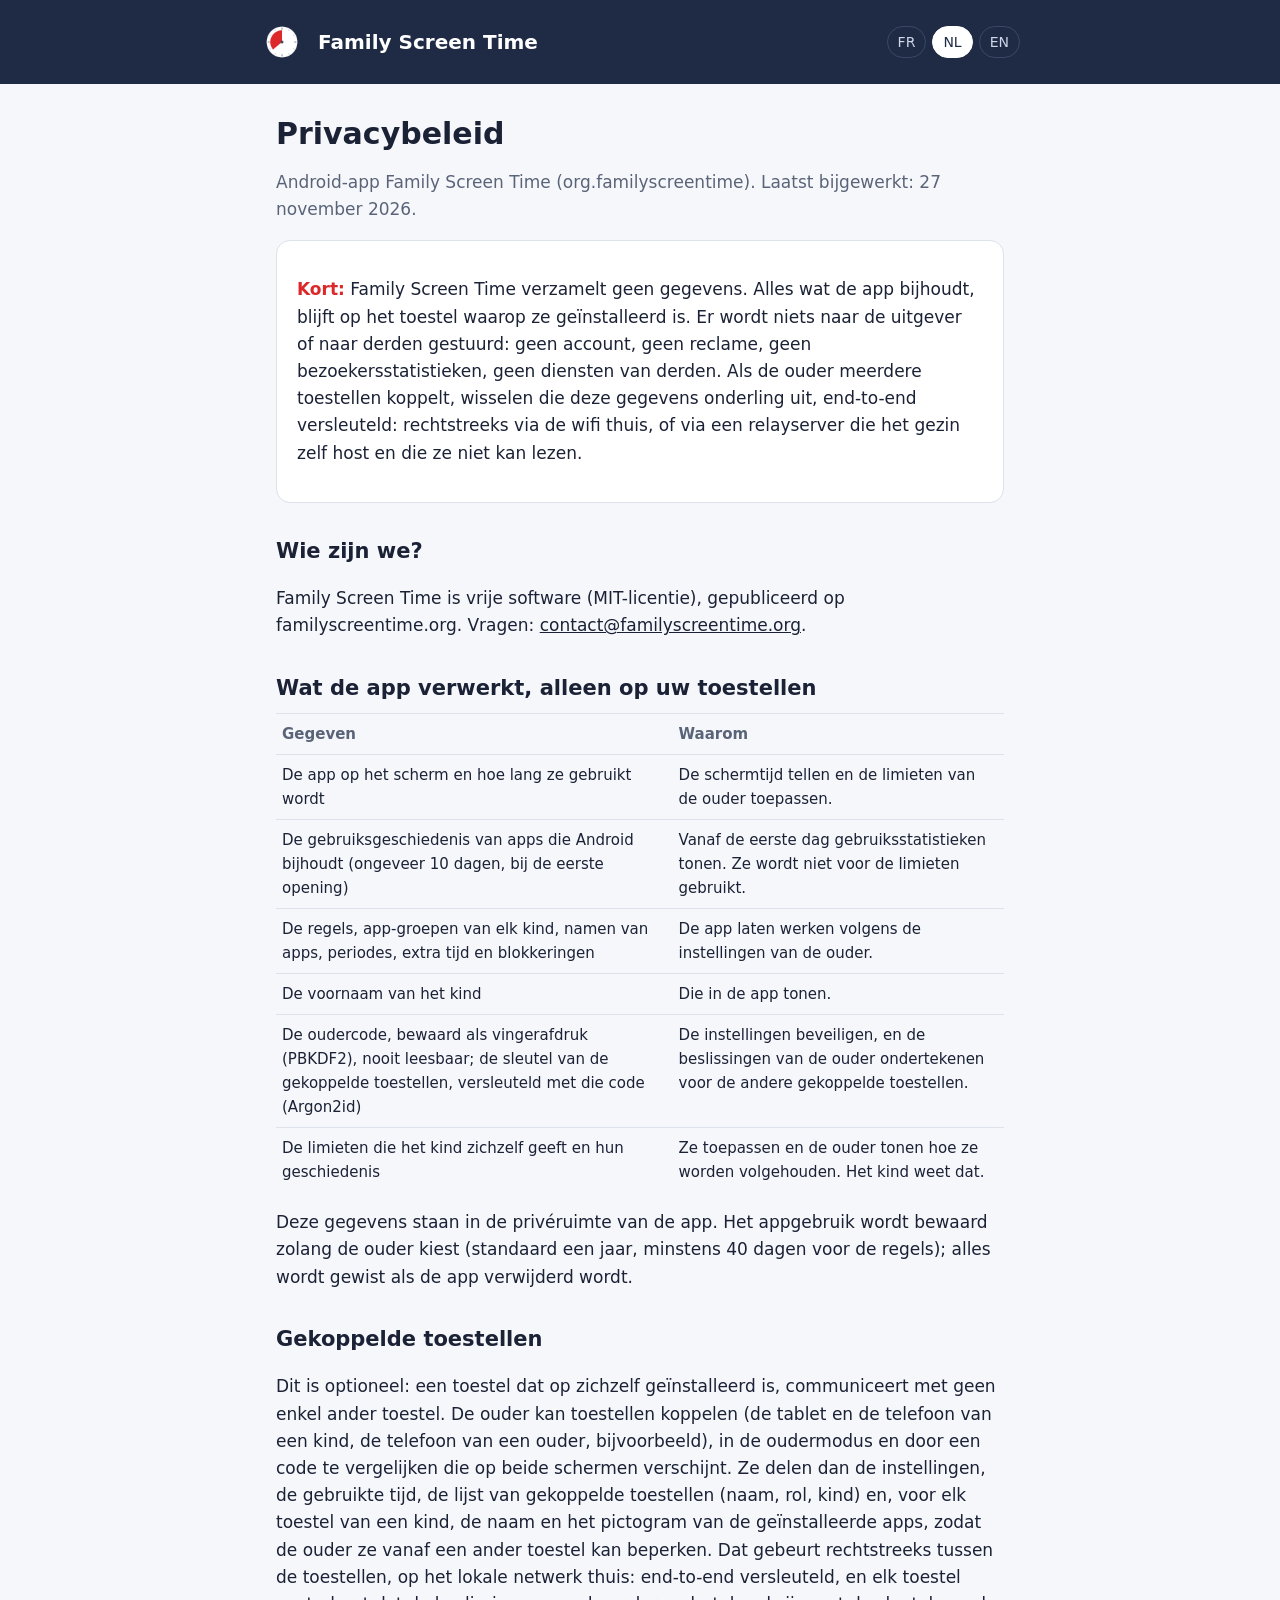
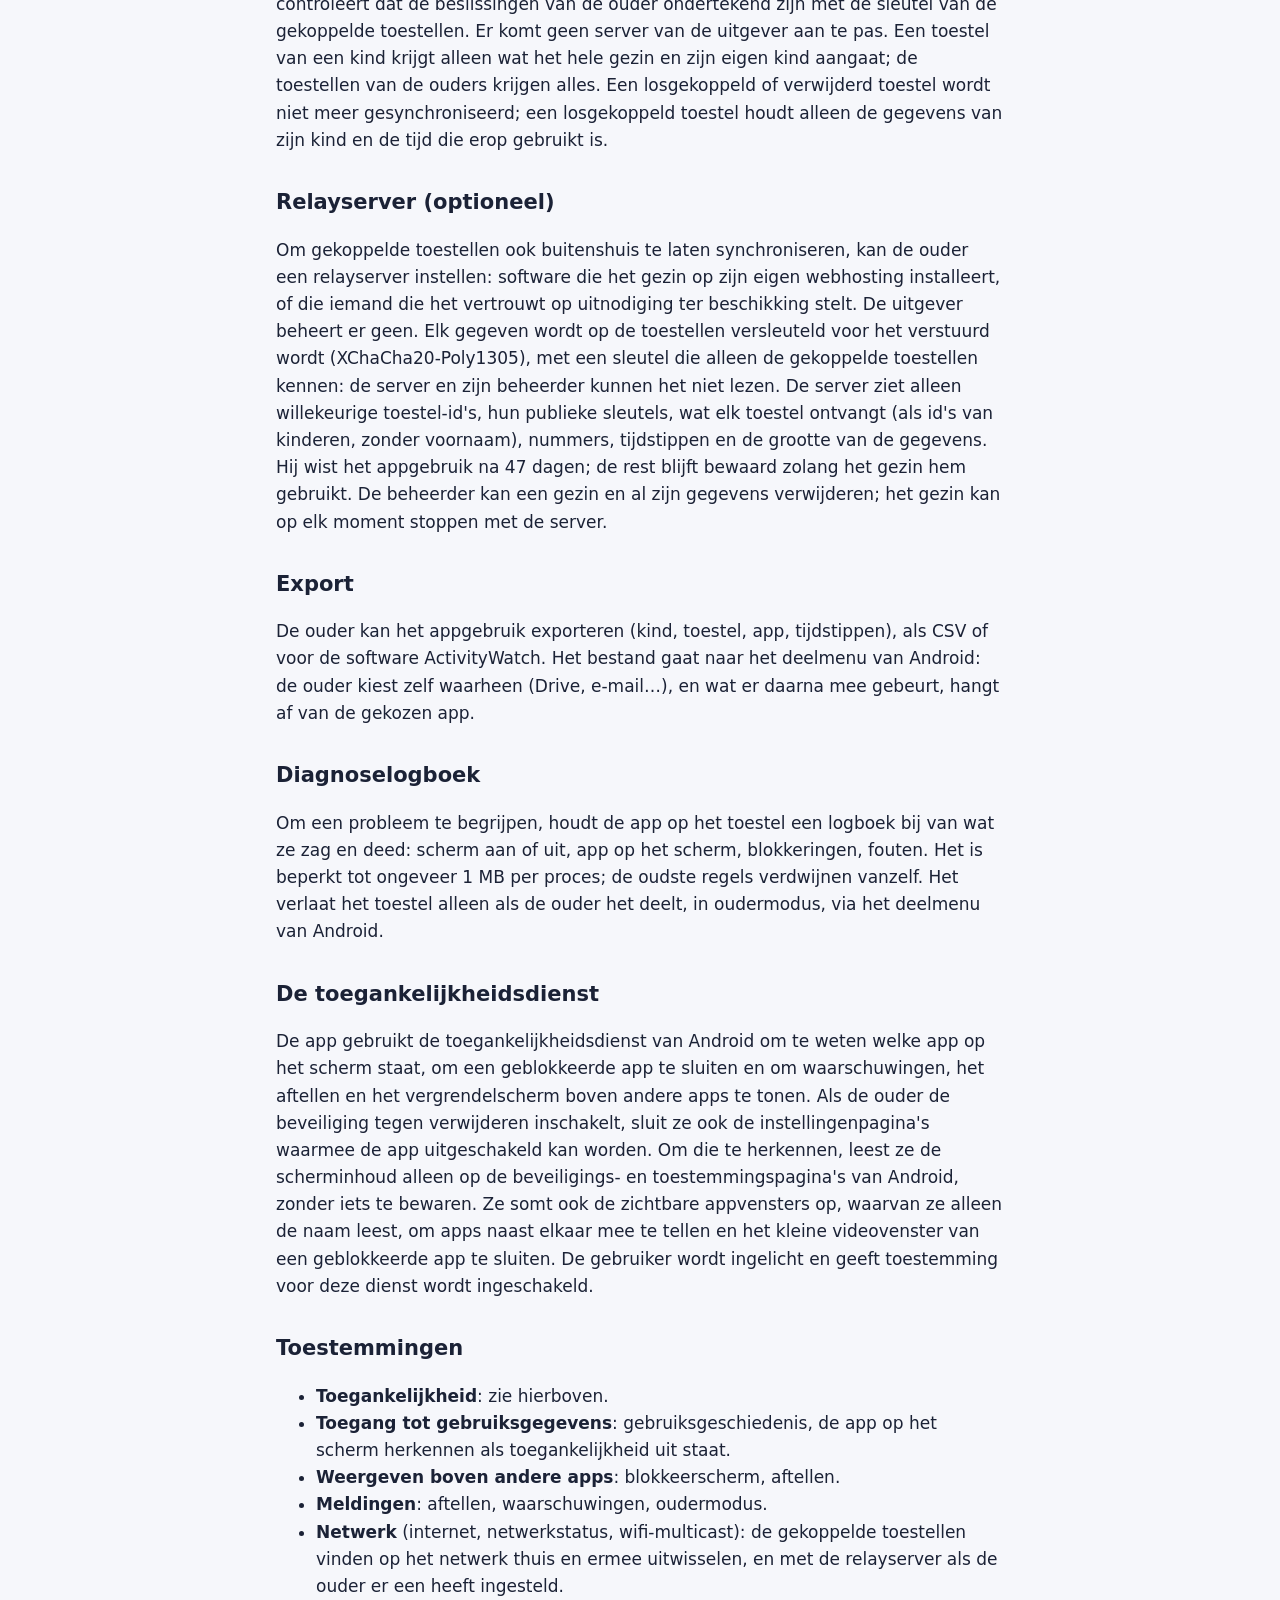
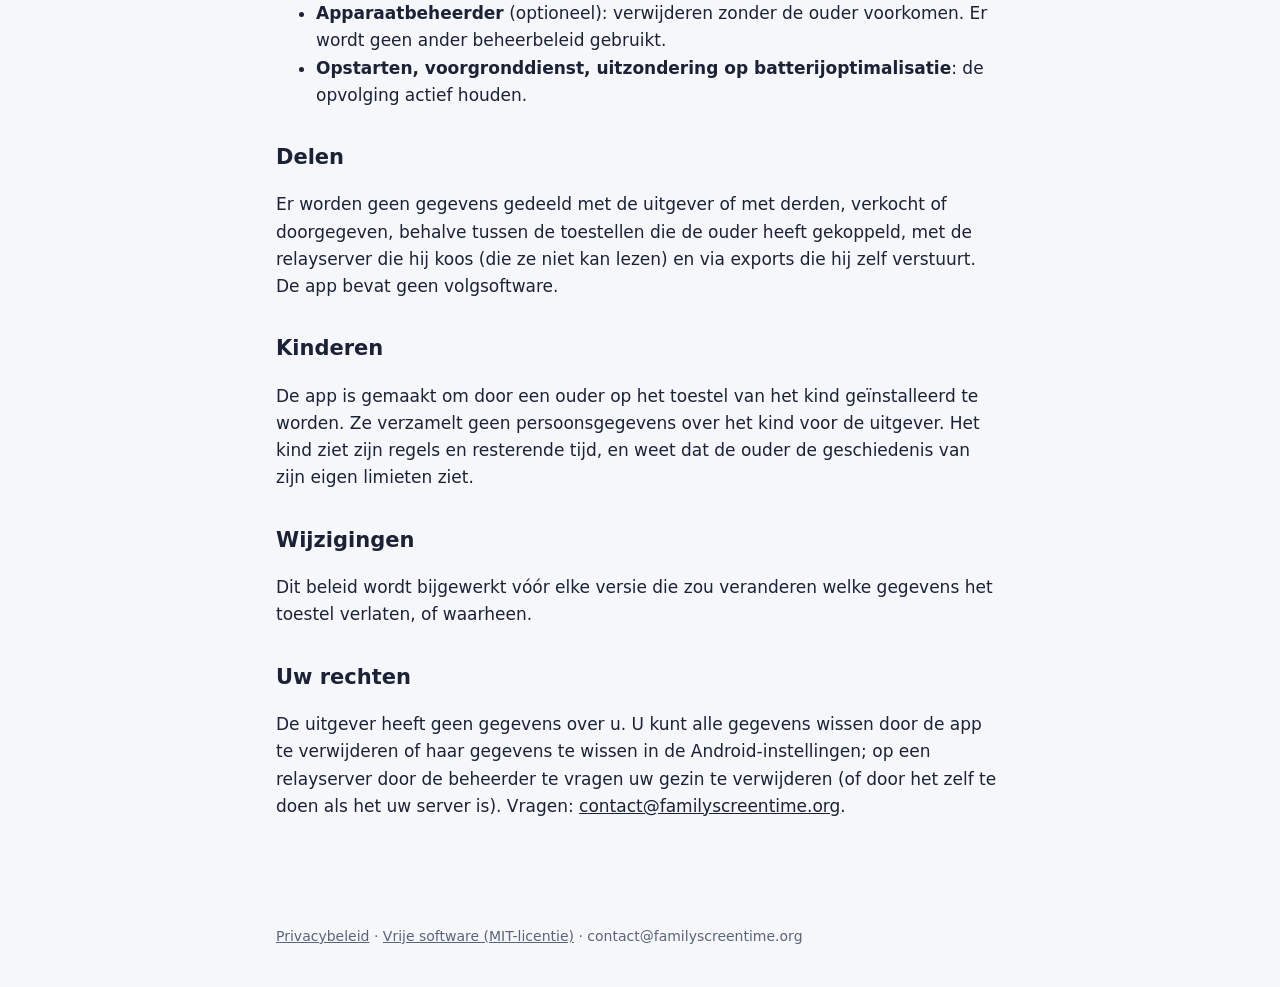
<file: site/privacybeleid.html>
<!doctype html>
<html lang="nl">
<head>
<meta charset="utf-8">
<meta name="viewport" content="width=device-width, initial-scale=1">
<title>Privacybeleid — Family Screen Time</title>
<meta name="description" content="Privacybeleid — Family Screen Time">
<link rel="alternate" hreflang="fr" href="https://familyscreentime.org/confidentialite.html"><link rel="alternate" hreflang="nl" href="https://familyscreentime.org/privacybeleid.html"><link rel="alternate" hreflang="en" href="https://familyscreentime.org/privacy.html">
<link rel="icon" href="favicon.png">
<link rel="apple-touch-icon" href="apple-touch-icon.png">
<link rel="stylesheet" href="style.css">
</head>
<body>
<header><div class="wrap">
<img src="icon.png" alt=""><a class="home" href="nl.html">Family Screen Time</a>
<nav class="lang" aria-label="Language"><a href="confidentialite.html" hreflang="fr">FR</a><a href="privacybeleid.html" hreflang="nl" aria-current="true">NL</a><a href="privacy.html" hreflang="en">EN</a></nav>
</div></header>
<main class="wrap">

<h1>Privacybeleid</h1>
<p class="muted">Android-app Family Screen Time (org.familyscreentime). Laatst bijgewerkt: 27 november 2026.</p>
<div class="card"><p><strong>Kort:</strong> Family Screen Time verzamelt geen gegevens. Alles wat de app bijhoudt, blijft op het toestel waarop ze geïnstalleerd is. Er wordt niets naar de uitgever of naar derden gestuurd: geen account, geen reclame, geen bezoekersstatistieken, geen diensten van derden. Als de ouder meerdere toestellen koppelt, wisselen die deze gegevens onderling uit, end-to-end versleuteld: rechtstreeks via de wifi thuis, of via een relayserver die het gezin zelf host en die ze niet kan lezen.</p></div>

<h2>Wie zijn we?</h2>
<p>Family Screen Time is vrije software (MIT-licentie), gepubliceerd op familyscreentime.org. Vragen: <a href="mailto:contact@familyscreentime.org">contact@familyscreentime.org</a>.</p>

<h2>Wat de app verwerkt, alleen op uw toestellen</h2>
<table>
<tr><th>Gegeven</th><th>Waarom</th></tr>
<tr><td>De app op het scherm en hoe lang ze gebruikt wordt</td><td>De schermtijd tellen en de limieten van de ouder toepassen.</td></tr>
<tr><td>De gebruiksgeschiedenis van apps die Android bijhoudt (ongeveer 10 dagen, bij de eerste opening)</td><td>Vanaf de eerste dag gebruiksstatistieken tonen. Ze wordt niet voor de limieten gebruikt.</td></tr>
<tr><td>De regels, app-groepen van elk kind, namen van apps, periodes, extra tijd en blokkeringen</td><td>De app laten werken volgens de instellingen van de ouder.</td></tr>
<tr><td>De voornaam van het kind</td><td>Die in de app tonen.</td></tr>
<tr><td>De oudercode, bewaard als vingerafdruk (PBKDF2), nooit leesbaar; de sleutel van de gekoppelde toestellen, versleuteld met die code (Argon2id)</td><td>De instellingen beveiligen, en de beslissingen van de ouder ondertekenen voor de andere gekoppelde toestellen.</td></tr>
<tr><td>De limieten die het kind zichzelf geeft en hun geschiedenis</td><td>Ze toepassen en de ouder tonen hoe ze worden volgehouden. Het kind weet dat.</td></tr>
</table>
<p>Deze gegevens staan in de privéruimte van de app. Het appgebruik wordt bewaard zolang de ouder kiest (standaard een jaar, minstens 40 dagen voor de regels); alles wordt gewist als de app verwijderd wordt.</p>

<h2>Gekoppelde toestellen</h2>
<p>Dit is optioneel: een toestel dat op zichzelf geïnstalleerd is, communiceert met geen enkel ander toestel. De ouder kan toestellen koppelen (de tablet en de telefoon van een kind, de telefoon van een ouder, bijvoorbeeld), in de oudermodus en door een code te vergelijken die op beide schermen verschijnt. Ze delen dan de instellingen, de gebruikte tijd, de lijst van gekoppelde toestellen (naam, rol, kind) en, voor elk toestel van een kind, de naam en het pictogram van de geïnstalleerde apps, zodat de ouder ze vanaf een ander toestel kan beperken. Dat gebeurt rechtstreeks tussen de toestellen, op het lokale netwerk thuis: end-to-end versleuteld, en elk toestel controleert dat de beslissingen van de ouder ondertekend zijn met de sleutel van de gekoppelde toestellen. Er komt geen server van de uitgever aan te pas. Een toestel van een kind krijgt alleen wat het hele gezin en zijn eigen kind aangaat; de toestellen van de ouders krijgen alles. Een losgekoppeld of verwijderd toestel wordt niet meer gesynchroniseerd; een losgekoppeld toestel houdt alleen de gegevens van zijn kind en de tijd die erop gebruikt is.</p>

<h2>Relayserver (optioneel)</h2>
<p>Om gekoppelde toestellen ook buitenshuis te laten synchroniseren, kan de ouder een relayserver instellen: software die het gezin op zijn eigen webhosting installeert, of die iemand die het vertrouwt op uitnodiging ter beschikking stelt. De uitgever beheert er geen. Elk gegeven wordt op de toestellen versleuteld voor het verstuurd wordt (XChaCha20-Poly1305), met een sleutel die alleen de gekoppelde toestellen kennen: de server en zijn beheerder kunnen het niet lezen. De server ziet alleen willekeurige toestel-id's, hun publieke sleutels, wat elk toestel ontvangt (als id's van kinderen, zonder voornaam), nummers, tijdstippen en de grootte van de gegevens. Hij wist het appgebruik na 47 dagen; de rest blijft bewaard zolang het gezin hem gebruikt. De beheerder kan een gezin en al zijn gegevens verwijderen; het gezin kan op elk moment stoppen met de server.</p>

<h2>Export</h2>
<p>De ouder kan het appgebruik exporteren (kind, toestel, app, tijdstippen), als CSV of voor de software ActivityWatch. Het bestand gaat naar het deelmenu van Android: de ouder kiest zelf waarheen (Drive, e-mail…), en wat er daarna mee gebeurt, hangt af van de gekozen app.</p>

<h2>Diagnoselogboek</h2>
<p>Om een probleem te begrijpen, houdt de app op het toestel een logboek bij van wat ze zag en deed: scherm aan of uit, app op het scherm, blokkeringen, fouten. Het is beperkt tot ongeveer 1 MB per proces; de oudste regels verdwijnen vanzelf. Het verlaat het toestel alleen als de ouder het deelt, in oudermodus, via het deelmenu van Android.</p>

<h2>De toegankelijkheidsdienst</h2>
<p>De app gebruikt de toegankelijkheidsdienst van Android om te weten welke app op het scherm staat, om een geblokkeerde app te sluiten en om waarschuwingen, het aftellen en het vergrendelscherm boven andere apps te tonen. Als de ouder de beveiliging tegen verwijderen inschakelt, sluit ze ook de instellingenpagina's waarmee de app uitgeschakeld kan worden. Om die te herkennen, leest ze de scherminhoud alleen op de beveiligings- en toestemmingspagina's van Android, zonder iets te bewaren. Ze somt ook de zichtbare appvensters op, waarvan ze alleen de naam leest, om apps naast elkaar mee te tellen en het kleine videovenster van een geblokkeerde app te sluiten. De gebruiker wordt ingelicht en geeft toestemming voor deze dienst wordt ingeschakeld.</p>

<h2>Toestemmingen</h2>
<ul>
<li><b>Toegankelijkheid</b>: zie hierboven.</li>
<li><b>Toegang tot gebruiksgegevens</b>: gebruiksgeschiedenis, de app op het scherm herkennen als toegankelijkheid uit staat.</li>
<li><b>Weergeven boven andere apps</b>: blokkeerscherm, aftellen.</li>
<li><b>Meldingen</b>: aftellen, waarschuwingen, oudermodus.</li>
<li><b>Netwerk</b> (internet, netwerkstatus, wifi-multicast): de gekoppelde toestellen vinden op het netwerk thuis en ermee uitwisselen, en met de relayserver als de ouder er een heeft ingesteld.</li>
<li><b>Apparaatbeheerder</b> (optioneel): verwijderen zonder de ouder voorkomen. Er wordt geen ander beheerbeleid gebruikt.</li>
<li><b>Opstarten, voorgronddienst, uitzondering op batterijoptimalisatie</b>: de opvolging actief houden.</li>
</ul>

<h2>Delen</h2>
<p>Er worden geen gegevens gedeeld met de uitgever of met derden, verkocht of doorgegeven, behalve tussen de toestellen die de ouder heeft gekoppeld, met de relayserver die hij koos (die ze niet kan lezen) en via exports die hij zelf verstuurt. De app bevat geen volgsoftware.</p>

<h2>Kinderen</h2>
<p>De app is gemaakt om door een ouder op het toestel van het kind geïnstalleerd te worden. Ze verzamelt geen persoonsgegevens over het kind voor de uitgever. Het kind ziet zijn regels en resterende tijd, en weet dat de ouder de geschiedenis van zijn eigen limieten ziet.</p>

<h2>Wijzigingen</h2>
<p>Dit beleid wordt bijgewerkt vóór elke versie die zou veranderen welke gegevens het toestel verlaten, of waarheen.</p>

<h2>Uw rechten</h2>
<p>De uitgever heeft geen gegevens over u. U kunt alle gegevens wissen door de app te verwijderen of haar gegevens te wissen in de Android-instellingen; op een relayserver door de beheerder te vragen uw gezin te verwijderen (of door het zelf te doen als het uw server is). Vragen: <a href="mailto:contact@familyscreentime.org">contact@familyscreentime.org</a>.</p>

</main>
<footer class="wrap"><a href="privacybeleid.html">Privacybeleid</a> · <a href="https://github.com/familyscreentime/familyscreentime">Vrije software (MIT-licentie)</a> · contact@familyscreentime.org</footer>
</body>
</html>
</file>
<file: site/style.css>
:root {
  --bg: #f6f7fb;
  --surface: #ffffff;
  --ink: #1b2236;
  --muted: #5a6478;
  --brand: #1f2a44;
  --accent: #dc2828;
  --line: #dde1ea;
  color-scheme: light dark;
}
@media (prefers-color-scheme: dark) {
  :root {
    --bg: #11151f;
    --surface: #1a2030;
    --ink: #e8ebf2;
    --muted: #a3acc0;
    --brand: #0c1222;
    --line: #2b3346;
  }
}
* { box-sizing: border-box; }
body {
  margin: 0;
  background: var(--bg);
  color: var(--ink);
  font: 17px/1.6 system-ui, -apple-system, "Segoe UI", Roboto, sans-serif;
}
header {
  background: #1f2a44;
  color: #fff;
  padding: 20px 16px;
}
header .wrap { display: flex; align-items: center; gap: 14px; flex-wrap: wrap; }
header img { width: 44px; height: 44px; border-radius: 10px; }
header a.home { color: #fff; text-decoration: none; font-weight: 700; font-size: 20px; }
nav.lang { margin-left: auto; display: flex; gap: 6px; }
nav.lang a {
  color: #cfd6e6; text-decoration: none; padding: 4px 10px;
  border: 1px solid #3a4766; border-radius: 999px; font-size: 14px;
}
nav.lang a[aria-current="true"] { background: #fff; color: #1f2a44; border-color: #fff; }
.wrap { max-width: 760px; margin: 0 auto; }
main { padding: 24px 16px 64px; }
h1 { font-size: 30px; line-height: 1.2; margin: 8px 0 12px; }
h2 { font-size: 21px; margin: 32px 0 8px; }
p, li { color: var(--ink); }
.muted { color: var(--muted); }
.card {
  background: var(--surface);
  border: 1px solid var(--line);
  border-radius: 14px;
  padding: 18px 20px;
  margin: 16px 0;
}
.card strong { color: var(--accent); }
table { width: 100%; border-collapse: collapse; font-size: 15px; }
th, td { text-align: left; vertical-align: top; padding: 8px 6px; border-top: 1px solid var(--line); }
th { color: var(--muted); font-weight: 600; }
a { color: inherit; }
footer { padding: 24px 16px 40px; color: var(--muted); font-size: 14px; }
.hero { display: flex; gap: 20px; align-items: center; flex-wrap: wrap; }
.hero img { width: 96px; height: 96px; border-radius: 22px; }
ul.features { padding-left: 20px; }
section[lang] { scroll-margin-top: 16px; }
a.button {
  display: inline-block;
  background: var(--accent);
  color: #fff;
  text-decoration: none;
  font-weight: 600;
  padding: 8px 16px;
  border-radius: 999px;
}
</file>
